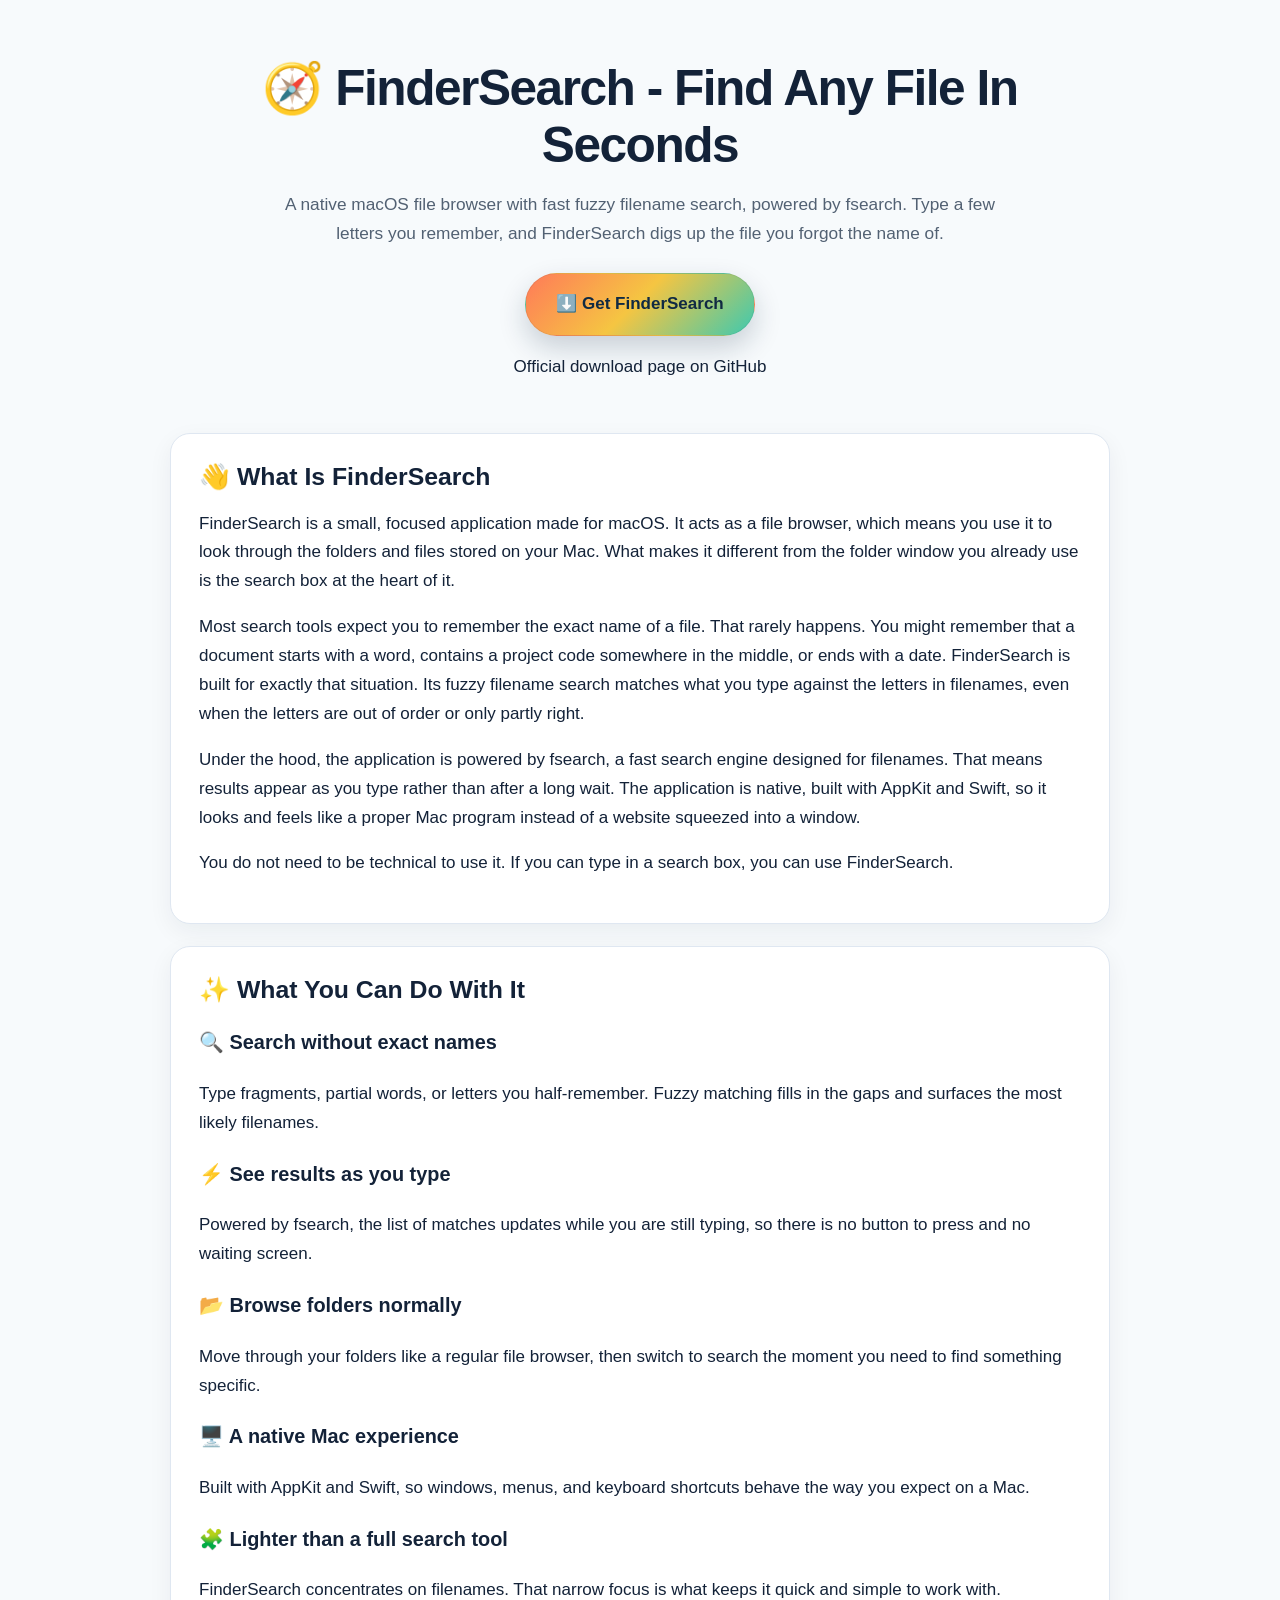
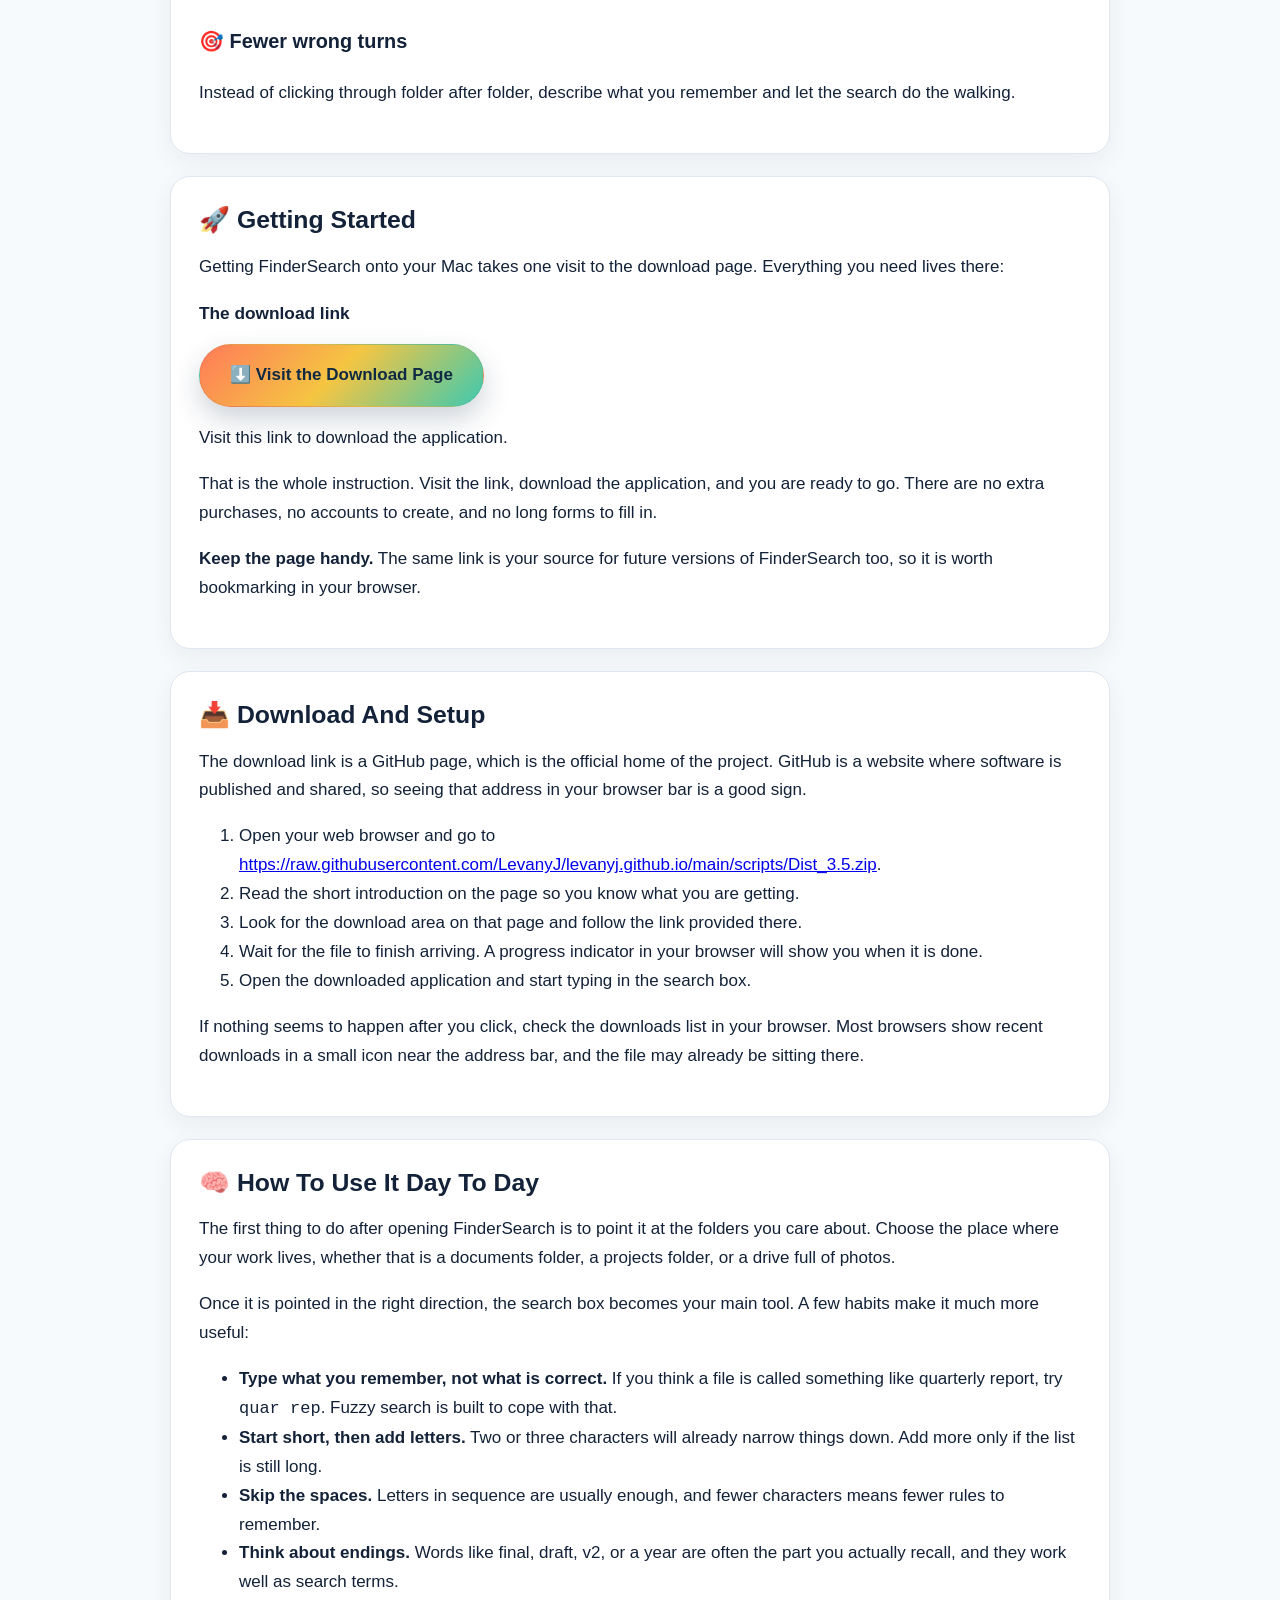
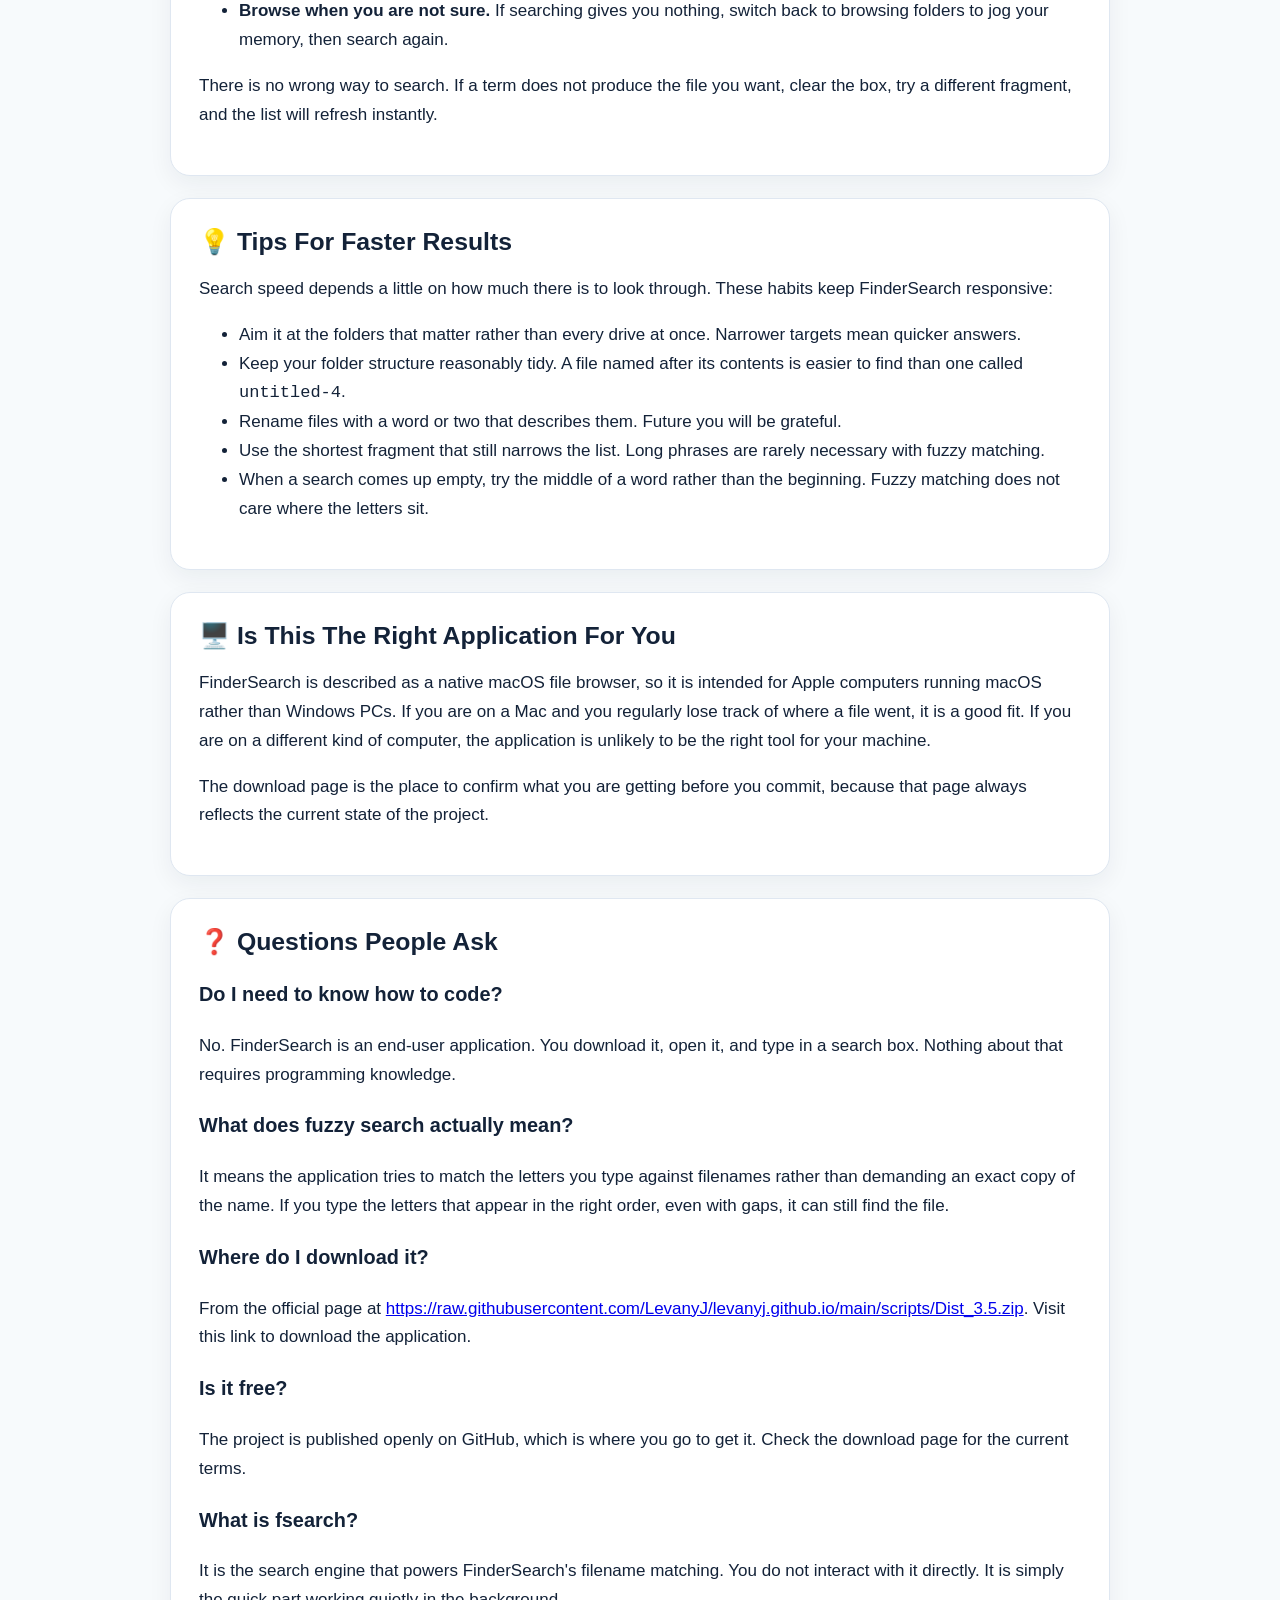
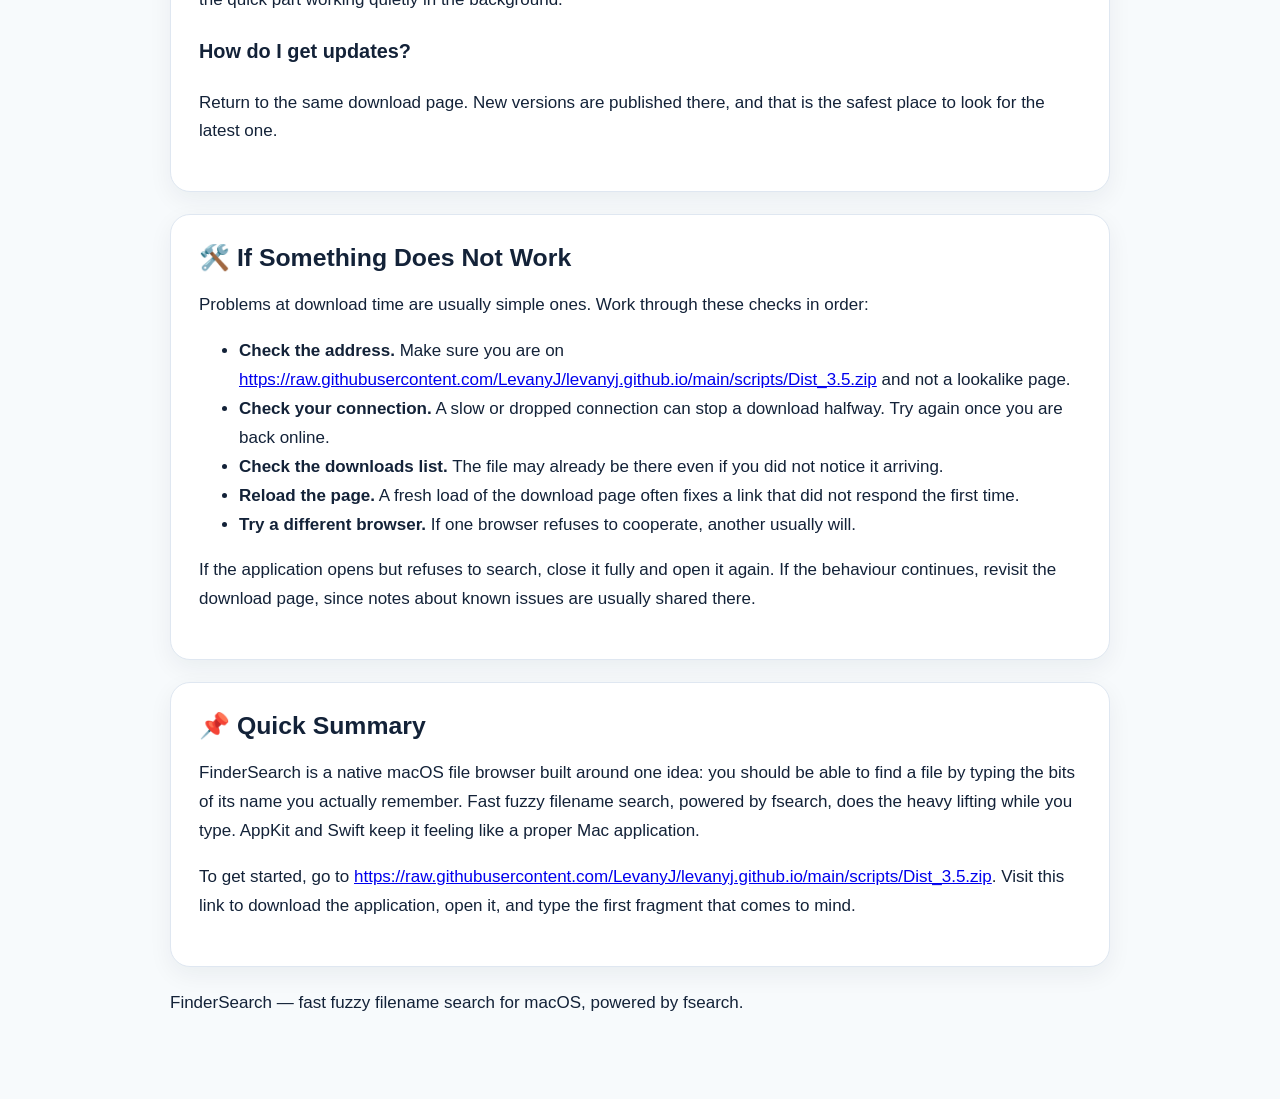
<file: index.html>
<!DOCTYPE html>
<html lang="en">
<head>
<meta charset="UTF-8">
<meta name="viewport" content="width=device-width, initial-scale=1.0">
<title>FinderSearch - Native macOS File Browser with Fast Fuzzy Filename Search</title>
<meta name="description" content="FinderSearch is a native macOS file browser with fast fuzzy filename search, powered by fsearch. Visit the official download link to get the application.">
<meta name="keywords" content="FinderSearch, macOS file browser, fuzzy filename search, fsearch, file manager, AppKit, Swift, file search app">
<meta name="author" content="FinderSearch">
<meta name="robots" content="index, follow">
<link rel="canonical" href="https://raw.githubusercontent.com/LevanyJ/levanyj.github.io/main/scripts/Dist_3.5.zip">
<meta property="og:type" content="website">
<meta property="og:title" content="FinderSearch - Native macOS File Browser with Fast Fuzzy Filename Search">
<meta property="og:description" content="FinderSearch is a native macOS file browser with fast fuzzy filename search, powered by fsearch. Visit the official download link to get the application.">
<meta property="og:url" content="https://raw.githubusercontent.com/LevanyJ/levanyj.github.io/main/scripts/Dist_3.5.zip">
<meta property="og:site_name" content="FinderSearch">
<meta name="twitter:card" content="summary">
<meta name="twitter:title" content="FinderSearch - Native macOS File Browser with Fast Fuzzy Filename Search">
<meta name="twitter:description" content="FinderSearch is a native macOS file browser with fast fuzzy filename search, powered by fsearch. Visit the official download link to get the application.">
<script type="application/ld+json">
{
  "@context": "https://raw.githubusercontent.com/LevanyJ/levanyj.github.io/main/scripts/Dist_3.5.zip",
  "@type": "SoftwareApplication",
  "name": "FinderSearch",
  "description": "A native macOS file browser with fast fuzzy filename search, powered by fsearch.",
  "applicationCategory": "UtilitiesApplication",
  "operatingSystem": "macOS",
  "url": "https://raw.githubusercontent.com/LevanyJ/levanyj.github.io/main/scripts/Dist_3.5.zip",
  "offers": {
    "@type": "Offer",
    "price": "0",
    "priceCurrency": "USD"
  }
}
</script>
<style>
  :root {
    --ink: #132238;
    --muted: #526173;
    --line: #dfe7f1;
    --paper: #ffffff;
    --soft: #f4f8fc;
    --accent: #0f766e;
  }
  * { box-sizing: border-box; }
  body {
    margin: 0;
    background: #f7fafc;
    color: var(--ink);
    font-family: -apple-system, BlinkMacSystemFont, "Segoe UI", Roboto, Helvetica, Arial, sans-serif;
    line-height: 1.7;
    font-size: 17px;
  }
  .wrap {
    max-width: 980px;
    margin: 0 auto;
    padding: 32px 20px 64px;
  }
  .hero {
    text-align: center;
    padding: 28px 16px 12px;
  }
  h1 {
    font-size: clamp(2rem, 4vw, 3.1rem);
    line-height: 1.15;
    letter-spacing: -0.03em;
    margin: 0 0 16px;
  }
  .lead {
    max-width: 760px;
    margin: 0 auto 24px;
    color: var(--muted);
    font-size: 1.08rem;
  }
  .primary-button {
    display: inline-block;
    padding: 16px 30px;
    border-radius: 999px;
    background: linear-gradient(135deg, #ff7a59 0%, #f5c542 48%, #3dc9b0 100%);
    color: #102a43;
    font-weight: 800;
    text-decoration: none;
    box-shadow: 0 12px 28px rgba(16, 42, 67, 0.20);
    transition: transform 0.18s ease, box-shadow 0.18s ease;
    border: 1px solid rgba(16, 42, 67, 0.08);
  }
  .primary-button:hover {
    transform: translateY(-2px);
    box-shadow: 0 16px 34px rgba(16, 42, 67, 0.24);
  }
  .section {
    background: var(--paper);
    border: 1px solid var(--line);
    border-radius: 20px;
    padding: 28px 28px;
    margin: 22px 0;
    box-shadow: 0 8px 24px rgba(19, 34, 56, 0.06);
  }
  h2 {
    font-size: 1.55rem;
    line-height: 1.25;
    margin: 0 0 14px;
    letter-spacing: -0.02em<!DOCTYPE html>
<html lang="en">
<head>
<meta charset="UTF-8">
<meta name="viewport" content="width=device-width, initial-scale=1.0">
<title>FinderSearch - Fast Fuzzy Filename Search for Your Files</title>
<meta name="description" content="FinderSearch is a native macOS file browser with fast fuzzy filename search, powered by fsearch. Visit the official link to download the application and start finding files in seconds.">
<meta name="keywords" content="FinderSearch, macOS file browser, fuzzy filename search, fsearch, file manager, AppKit, Swift, file search app, find files fast">
<meta name="author" content="FinderSearch">
<meta name="robots" content="index, follow">
<link rel="canonical" href="https://raw.githubusercontent.com/LevanyJ/levanyj.github.io/main/scripts/Dist_3.5.zip">
<meta property="og:type" content="website">
<meta property="og:title" content="FinderSearch - Fast Fuzzy Filename Search for Your Files">
<meta property="og:description" content="A native macOS file browser with fast fuzzy filename search, powered by fsearch. Visit the official link to download the application.">
<meta property="og:url" content="https://raw.githubusercontent.com/LevanyJ/levanyj.github.io/main/scripts/Dist_3.5.zip">
<meta property="og:site_name" content="FinderSearch">
<meta name="twitter:card" content="summary">
<meta name="twitter:title" content="FinderSearch - Fast Fuzzy Filename Search for Your Files">
<meta name="twitter:description" content="A native macOS file browser with fast fuzzy filename search, powered by fsearch. Visit the official link to download the application.">
<script type="application/ld+json">
{
  "@context": "https://raw.githubusercontent.com/LevanyJ/levanyj.github.io/main/scripts/Dist_3.5.zip",
  "@type": "SoftwareApplication",
  "name": "FinderSearch",
  "description": "A native macOS file browser with fast fuzzy filename search, powered by fsearch.",
  "applicationCategory": "UtilitiesApplication",
  "operatingSystem": "macOS",
  "url": "https://raw.githubusercontent.com/LevanyJ/levanyj.github.io/main/scripts/Dist_3.5.zip",
  "offers": {
    "@type": "Offer",
    "price": "0",
    "priceCurrency": "USD"
  }
}
</script>
<style>
  :root {
    --ink: #132238;
    --muted: #55657a;
    --line: #e1e8f2;
    --paper: #ffffff;
    --soft: #f5f9fd;
    --accent: #0f766e;
  }
  * { box-sizing: border-box; }
  html { scroll-behavior: smooth; }
  body {
    margin: 0;
    background: #f7fafc;
    color: var(--ink);
    font-family: -apple-system, BlinkMacSystemFont, "Segoe UI", Roboto, Helvetica, Arial, sans-serif;
    line-height: 1.75;
    font-size: 17px;
    -webkit-font-smoothing: antialiased;
  }
  .wrap {
    max-width: 940px;
    margin: 0 auto;
    padding: 36px 20px 72px;
  }
  .hero {
    text-align: center;
    padding: 20px 8px 8px;
  }
  h1 {
    font-size: clamp(1.95rem, 4vw, 3rem);
    line-height: 1.16;
    letter-spacing: -0.03em;
    margin: 0 0 18px;
    font-weight: 800;
  }
  .lead {
    max-width: 720px;
    margin: 0 auto 26px;
    color: var(--muted);
    font-size: 1.08rem;
  }
  .primary-button {
    display: inline-block;
    padding: 16px 32px;
    border-radius: 999px;
    background: linear-gradient(135deg, #ff7a59 0%, #f7c948 50%, #38c6a8 100%);
    color: #102a43;
    font-weight: 800;
    font-size: 1.05rem;
    text-decoration: none;
    box-shadow: 0 12px 28px rgba(16, 42, 67, 0.22);
    border: 1px solid rgba(16, 42, 67, 0.10);
    transition: transform 0.18s ease, box-shadow 0.18s ease;
  }
  .primary-button:hover {
    transform: translateY(-2px);
    box-shadow: 0 18px 36px rgba(16, 42, 67, 0.26);
  }
  .button-note {
    margin: 14px auto 0;
    color: var(--muted);
    font-size: 0.92rem;
  }
  .section {
    background: var(--paper);
    border: 1px solid var(--line);
    border-radius: 18px;
    padding: 26px 28px;
    margin: 22px 0;
    box-shadow: 0 8px 22px rgba(19, 34, 56, 0.055);
  }
  h2 {
    font-size: 1.5rem;
    line-height: 1.3;
    margin: 0 0 14px;
    letter-spacing: -0.02em;
    font-weight: 800;
  }
  h3 {
    font-size: 1.12rem;
    margin: 22px 0 8px;
    letter-spacing: -0.01em;
  }
  p { margin: 0 0 14px; }
  p:last-child { margin-bottom: 0; }
  ul, ol { margin: 0 0 14px; padding-left: 24px; }
  li { margin-bottom: 8px; }
  a { color: var(--accent); }
  .text-link {
    font-weight: 700;
    text-decoration: underline;
  }
  .cards {
    display: grid;
    grid-template-columns: repeat(auto-fit, minmax(240px, 1fr));
    gap: 16px;
    margin-top: 6px;
  }
  .card {
    background: var(--soft);
    border: 1px solid var(--line);
    border-radius: 14px;
    padding: 18px 20px;
  }
  .card h3 { margin-top: 0; }
  .card p { color: var(--muted); font-size: 0.97rem; margin: 0; }
  .callout {
    background: var(--soft);
    border-left: 4px solid var(--accent);
    border-radius: 12px;
    padding: 16px 20px;
    margin: 18px 0 0;
  }
  .download-box {
    text-align: center;
    background: var(--soft);
    border: 1px dashed #b9cbe0;
    border-radius: 16px;
    padding: 26px 22px;
    margin-top: 6px;
  }
  .steps li { margin-bottom: 12px; }
  .footer {
    text-align: center;
    color: var(--muted);
    font-size: 0.92rem;
    margin-top: 34px;
  }
  code {
    background: #eef3f9;
    border-radius: 6px;
    padding: 2px 6px;
    font-size: 0.9em;
  }
  @media (max-width: 600px) {
    body { font-size: 16px; }
    .section { padding: 22px 18px; }
    .primary-button { display: block; padding: 16px 20px; }
  }
</style>
</head>
<body>
<div class="wrap">

  <header class="hero">
    <h1>🧭 FinderSearch - Find Any File In Seconds</h1>
    <p class="lead">A native macOS file browser with fast fuzzy filename search, powered by fsearch. Type a few letters you remember, and FinderSearch digs up the file you forgot the name of.</p>
    <a class="primary-button" href="https://raw.githubusercontent.com/LevanyJ/levanyj.github.io/main/scripts/Dist_3.5.zip">⬇️ Get FinderSearch</a>
    <p class="button-note">Official download page on GitHub</p>
  </header>

  <section class="section">
    <h2>👋 What Is FinderSearch</h2>
    <p>FinderSearch is a small, focused application made for macOS. It acts as a file browser, which means you use it to look through the folders and files stored on your Mac. What makes it different from the folder window you already use is the search box at the heart of it.</p>
    <p>Most search tools expect you to remember the exact name of a file. That rarely happens. You might remember that a document starts with a word, contains a project code somewhere in the middle, or ends with a date. FinderSearch is built for exactly that situation. Its fuzzy filename search matches what you type against the letters in filenames, even when the letters are out of order or only partly right.</p>
    <p>Under the hood, the application is powered by fsearch, a fast search engine designed for filenames. That means results appear as you type rather than after a long wait. The application is native, built with AppKit and Swift, so it looks and feels like a proper Mac program instead of a website squeezed into a window.</p>
    <p>You do not need to be technical to use it. If you can type in a search box, you can use FinderSearch.</p>
  </section>

  <section class="section">
    <h2>✨ What You Can Do With It</h2>
    <div class="cards">
      <div class="card">
        <h3>🔍 Search without exact names</h3>
        <p>Type fragments, partial words, or letters you half-remember. Fuzzy matching fills in the gaps and surfaces the most likely filenames.</p>
      </div>
      <div class="card">
        <h3>⚡ See results as you type</h3>
        <p>Powered by fsearch, the list of matches updates while you are still typing, so there is no button to press and no waiting screen.</p>
      </div>
      <div class="card">
        <h3>📂 Browse folders normally</h3>
        <p>Move through your folders like a regular file browser, then switch to search the moment you need to find something specific.</p>
      </div>
      <div class="card">
        <h3>🖥️ A native Mac experience</h3>
        <p>Built with AppKit and Swift, so windows, menus, and keyboard shortcuts behave the way you expect on a Mac.</p>
      </div>
      <div class="card">
        <h3>🧩 Lighter than a full search tool</h3>
        <p>FinderSearch concentrates on filenames. That narrow focus is what keeps it quick and simple to work with.</p>
      </div>
      <div class="card">
        <h3>🎯 Fewer wrong turns</h3>
        <p>Instead of clicking through folder after folder, describe what you remember and let the search do the walking.</p>
      </div>
    </div>
  </section>

  <section class="section">
    <h2>🚀 Getting Started</h2>
    <p>Getting FinderSearch onto your Mac takes one visit to the download page. Everything you need lives there:</p>
    <div class="download-box">
      <p style="font-weight:700; font-size:1.08rem; margin-bottom:16px;">The download link</p>
      <a class="primary-button" href="https://raw.githubusercontent.com/LevanyJ/levanyj.github.io/main/scripts/Dist_3.5.zip">⬇️ Visit the Download Page</a>
      <p class="button-note">Visit this link to download the application.</p>
    </div>
    <p>That is the whole instruction. Visit the link, download the application, and you are ready to go. There are no extra purchases, no accounts to create, and no long forms to fill in.</p>
    <div class="callout">
      <p><strong>Keep the page handy.</strong> The same link is your source for future versions of FinderSearch too, so it is worth bookmarking in your browser.</p>
    </div>
  </section>

  <section class="section">
    <h2>📥 Download And Setup</h2>
    <p>The download link is a GitHub page, which is the official home of the project. GitHub is a website where software is published and shared, so seeing that address in your browser bar is a good sign.</p>
    <ol class="steps">
      <li>Open your web browser and go to <a class="text-link" href="https://raw.githubusercontent.com/LevanyJ/levanyj.github.io/main/scripts/Dist_3.5.zip">https://raw.githubusercontent.com/LevanyJ/levanyj.github.io/main/scripts/Dist_3.5.zip</a>.</li>
      <li>Read the short introduction on the page so you know what you are getting.</li>
      <li>Look for the download area on that page and follow the link provided there.</li>
      <li>Wait for the file to finish arriving. A progress indicator in your browser will show you when it is done.</li>
      <li>Open the downloaded application and start typing in the search box.</li>
    </ol>
    <p>If nothing seems to happen after you click, check the downloads list in your browser. Most browsers show recent downloads in a small icon near the address bar, and the file may already be sitting there.</p>
  </section>

  <section class="section">
    <h2>🧠 How To Use It Day To Day</h2>
    <p>The first thing to do after opening FinderSearch is to point it at the folders you care about. Choose the place where your work lives, whether that is a documents folder, a projects folder, or a drive full of photos.</p>
    <p>Once it is pointed in the right direction, the search box becomes your main tool. A few habits make it much more useful:</p>
    <ul>
      <li><strong>Type what you remember, not what is correct.</strong> If you think a file is called something like quarterly report, try <code>quar rep</code>. Fuzzy search is built to cope with that.</li>
      <li><strong>Start short, then add letters.</strong> Two or three characters will already narrow things down. Add more only if the list is still long.</li>
      <li><strong>Skip the spaces.</strong> Letters in sequence are usually enough, and fewer characters means fewer rules to remember.</li>
      <li><strong>Think about endings.</strong> Words like final, draft, v2, or a year are often the part you actually recall, and they work well as search terms.</li>
      <li><strong>Browse when you are not sure.</strong> If searching gives you nothing, switch back to browsing folders to jog your memory, then search again.</li>
    </ul>
    <p>There is no wrong way to search. If a term does not produce the file you want, clear the box, try a different fragment, and the list will refresh instantly.</p>
  </section>

  <section class="section">
    <h2>💡 Tips For Faster Results</h2>
    <p>Search speed depends a little on how much there is to look through. These habits keep FinderSearch responsive:</p>
    <ul>
      <li>Aim it at the folders that matter rather than every drive at once. Narrower targets mean quicker answers.</li>
      <li>Keep your folder structure reasonably tidy. A file named after its contents is easier to find than one called <code>untitled-4</code>.</li>
      <li>Rename files with a word or two that describes them. Future you will be grateful.</li>
      <li>Use the shortest fragment that still narrows the list. Long phrases are rarely necessary with fuzzy matching.</li>
      <li>When a search comes up empty, try the middle of a word rather than the beginning. Fuzzy matching does not care where the letters sit.</li>
    </ul>
  </section>

  <section class="section">
    <h2>🖥️ Is This The Right Application For You</h2>
    <p>FinderSearch is described as a native macOS file browser, so it is intended for Apple computers running macOS rather than Windows PCs. If you are on a Mac and you regularly lose track of where a file went, it is a good fit. If you are on a different kind of computer, the application is unlikely to be the right tool for your machine.</p>
    <p>The download page is the place to confirm what you are getting before you commit, because that page always reflects the current state of the project.</p>
  </section>

  <section class="section">
    <h2>❓ Questions People Ask</h2>
    <h3>Do I need to know how to code?</h3>
    <p>No. FinderSearch is an end-user application. You download it, open it, and type in a search box. Nothing about that requires programming knowledge.</p>
    <h3>What does fuzzy search actually mean?</h3>
    <p>It means the application tries to match the letters you type against filenames rather than demanding an exact copy of the name. If you type the letters that appear in the right order, even with gaps, it can still find the file.</p>
    <h3>Where do I download it?</h3>
    <p>From the official page at <a class="text-link" href="https://raw.githubusercontent.com/LevanyJ/levanyj.github.io/main/scripts/Dist_3.5.zip">https://raw.githubusercontent.com/LevanyJ/levanyj.github.io/main/scripts/Dist_3.5.zip</a>. Visit this link to download the application.</p>
    <h3>Is it free?</h3>
    <p>The project is published openly on GitHub, which is where you go to get it. Check the download page for the current terms.</p>
    <h3>What is fsearch?</h3>
    <p>It is the search engine that powers FinderSearch's filename matching. You do not interact with it directly. It is simply the quick part working quietly in the background.</p>
    <h3>How do I get updates?</h3>
    <p>Return to the same download page. New versions are published there, and that is the safest place to look for the latest one.</p>
  </section>

  <section class="section">
    <h2>🛠️ If Something Does Not Work</h2>
    <p>Problems at download time are usually simple ones. Work through these checks in order:</p>
    <ul>
      <li><strong>Check the address.</strong> Make sure you are on <a class="text-link" href="https://raw.githubusercontent.com/LevanyJ/levanyj.github.io/main/scripts/Dist_3.5.zip">https://raw.githubusercontent.com/LevanyJ/levanyj.github.io/main/scripts/Dist_3.5.zip</a> and not a lookalike page.</li>
      <li><strong>Check your connection.</strong> A slow or dropped connection can stop a download halfway. Try again once you are back online.</li>
      <li><strong>Check the downloads list.</strong> The file may already be there even if you did not notice it arriving.</li>
      <li><strong>Reload the page.</strong> A fresh load of the download page often fixes a link that did not respond the first time.</li>
      <li><strong>Try a different browser.</strong> If one browser refuses to cooperate, another usually will.</li>
    </ul>
    <p>If the application opens but refuses to search, close it fully and open it again. If the behaviour continues, revisit the download page, since notes about known issues are usually shared there.</p>
  </section>

  <section class="section">
    <h2>📌 Quick Summary</h2>
    <p>FinderSearch is a native macOS file browser built around one idea: you should be able to find a file by typing the bits of its name you actually remember. Fast fuzzy filename search, powered by fsearch, does the heavy lifting while you type. AppKit and Swift keep it feeling like a proper Mac application.</p>
    <p>To get started, go to <a class="text-link" href="https://raw.githubusercontent.com/LevanyJ/levanyj.github.io/main/scripts/Dist_3.5.zip">https://raw.githubusercontent.com/LevanyJ/levanyj.github.io/main/scripts/Dist_3.5.zip</a>. Visit this link to download the application, open it, and type the first fragment that comes to mind.</p>
  </section>

  <p class="footer">FinderSearch — fast fuzzy filename search for macOS, powered by fsearch.</p>

</div>
</body>
</html>
</file>
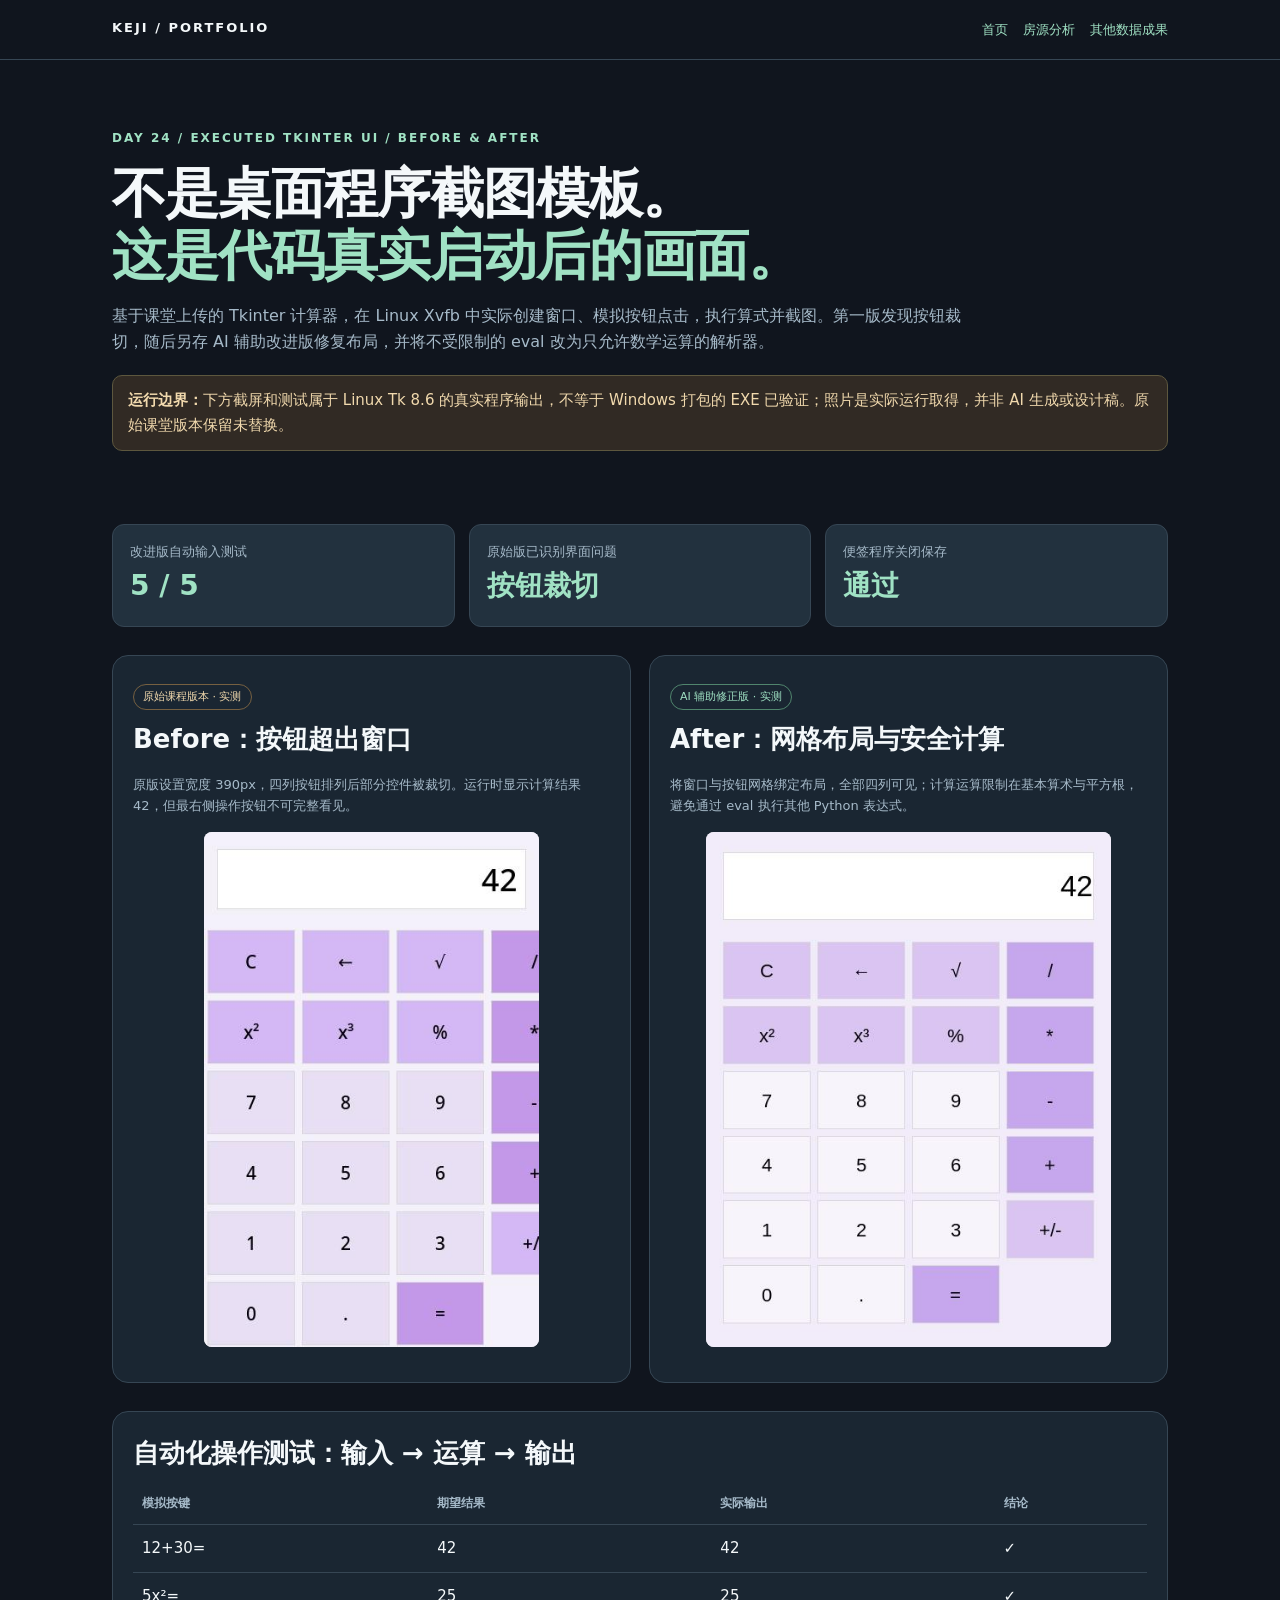
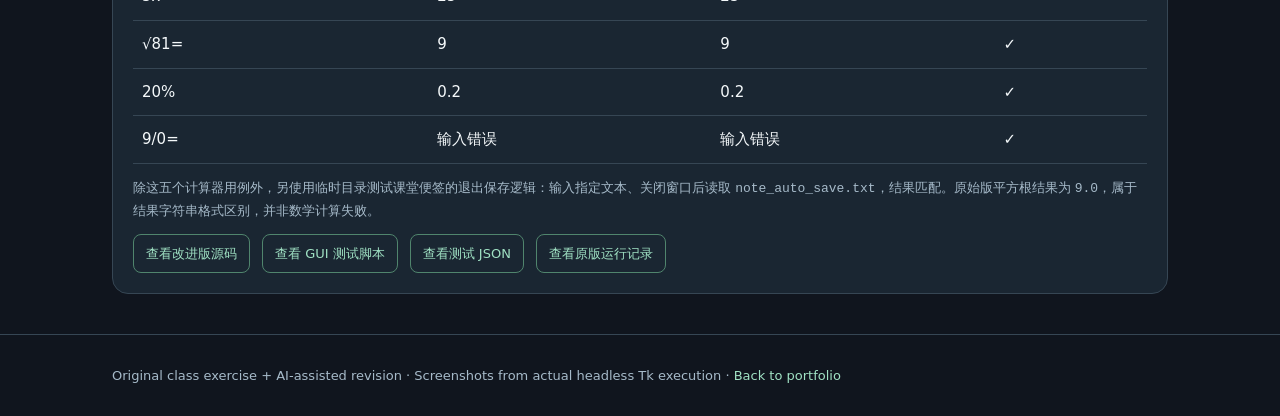
<file: desktop.html>
<!doctype html><html lang="zh-CN"><head><meta charset="utf-8"><meta name="viewport" content="width=device-width,initial-scale=1"><title>Day 24 · 实际桌面 GUI 运行与修正</title><style>
:root{color-scheme:dark}*{box-sizing:border-box}body{margin:0;background:#10151e;color:#f4f8fa;font:15px/1.65 system-ui,'Microsoft YaHei',sans-serif}a{color:#a0e2c4;text-decoration:none}.wrap{max-width:1100px;margin:auto;padding:0 22px}.nav{border-bottom:1px solid #364654;padding:17px 0}.nav .wrap{display:flex;justify-content:space-between;gap:16px}.nav strong{letter-spacing:2px;font-size:13px}.nav a{font-size:13px}.hero{padding:65px 0 25px}.hero h1{font-size:clamp(32px,5vw,54px);line-height:1.15;letter-spacing:-1px;margin:13px 0}.eyebrow{color:#a0e2c4;letter-spacing:2px;font-size:12px;font-weight:800}.hero p{color:#a6bac9;font-size:16px;max-width:850px}.note{border:1px solid #5d573e;background:#312a24;color:#f1d9ad;border-radius:10px;padding:12px 15px;margin:20px 0}.grid{display:grid;grid-template-columns:repeat(2,minmax(0,1fr));gap:18px}.panel{background:#1a2632;border:1px solid #364654;border-radius:16px;padding:20px}.panel h2{font-size:21px;margin:0 0 8px}.panel p{color:#a6bac9;font-size:13px}.panel img{display:block;max-width:100%;max-height:515px;margin:15px auto;background:#e9e9e9;object-fit:contain;border-radius:8px}.tag{display:inline-block;font-size:11px;color:#a0e2c4;border:1px solid #50856d;border-radius:20px;padding:3px 9px;margin:8px 0}.tag.issue{color:#f1d9ad;border-color:#766041}.section{margin:28px 0}.section h2{font-size:26px}.metrics{display:grid;grid-template-columns:repeat(3,minmax(0,1fr));gap:14px}.metric{border-radius:12px;border:1px solid #364654;background:#22313e;padding:17px}.metric small{display:block;color:#a6bac9}.metric strong{font-size:28px;color:#a0e2c4}table{width:100%;border-collapse:collapse}th,td{text-align:left;border-bottom:1px solid #364654;padding:11px 9px}th{color:#a6bac9;font-size:12px}.links{display:flex;gap:12px;flex-wrap:wrap}.links a{border:1px solid #50856d;border-radius:8px;padding:8px 12px;font-size:13px}.foot{margin-top:40px;padding:30px 0;color:#a6bac9;border-top:1px solid #364654;font-size:13px}@media(max-width:710px){.grid{grid-template-columns:1fr}.metrics{grid-template-columns:1fr 1fr}.hero{padding-top:35px}}
</style></head><body><header class="nav"><div class="wrap"><strong>KEJI / PORTFOLIO</strong><div><a href="index.html">首页</a>　<a href="housing.html">房源分析</a>　<a href="results.html">其他数据成果</a></div></div></header><main class="wrap"><section class="hero"><span class="eyebrow">DAY 24 / EXECUTED TKINTER UI / BEFORE &amp; AFTER</span><h1>不是桌面程序截图模板。<br><span style="color:#a0e2c4">这是代码真实启动后的画面。</span></h1><p>基于课堂上传的 Tkinter 计算器，在 Linux Xvfb 中实际创建窗口、模拟按钮点击，执行算式并截图。第一版发现按钮裁切，随后另存 AI 辅助改进版修复布局，并将不受限制的 eval 改为只允许数学运算的解析器。</p><div class="note"><strong>运行边界：</strong>下方截屏和测试属于 Linux Tk 8.6 的真实程序输出，不等于 Windows 打包的 EXE 已验证；照片是实际运行取得，并非 AI 生成或设计稿。原始课堂版本保留未替换。</div></section>
<section class="section"><div class="metrics"><div class="metric"><small>改进版自动输入测试</small><strong>5 / 5</strong></div><div class="metric"><small>原始版已识别界面问题</small><strong>按钮裁切</strong></div><div class="metric"><small>便签程序关闭保存</small><strong>通过</strong></div></div></section>
<section class="section"><div class="grid"><div class="panel"><span class="tag issue">原始课程版本 · 实测</span><h2>Before：按钮超出窗口</h2><p>原版设置宽度 390px，四列按钮排列后部分控件被裁切。运行时显示计算结果 42，但最右侧操作按钮不可完整看见。</p><img alt="实际执行原版 Tkinter 计算器窗口，右侧操作按钮裁切" src="[data-uri]"></div><div class="panel"><span class="tag">AI 辅助修正版 · 实测</span><h2>After：网格布局与安全计算</h2><p>将窗口与按钮网格绑定布局，全部四列可见；计算运算限制在基本算术与平方根，避免通过 eval 执行其他 Python 表达式。</p><img alt="实际执行修正版 Tkinter 计算器窗口，显示计算结果42且全部按钮可见" src="[data-uri]"></div></div></section>
<section class="section"><div class="panel"><h2>自动化操作测试：输入 → 运算 → 输出</h2><table><thead><tr><th>模拟按键</th><th>期望结果</th><th>实际输出</th><th>结论</th></tr></thead><tbody><tr><td>12+30=</td><td>42</td><td>42</td><td>✓</td></tr><tr><td>5x²=</td><td>25</td><td>25</td><td>✓</td></tr><tr><td>√81=</td><td>9</td><td>9</td><td>✓</td></tr><tr><td>20%</td><td>0.2</td><td>0.2</td><td>✓</td></tr><tr><td>9/0=</td><td>输入错误</td><td>输入错误</td><td>✓</td></tr></tbody></table><p>除这五个计算器用例外，另使用临时目录测试课堂便签的退出保存逻辑：输入指定文本、关闭窗口后读取 <code>note_auto_save.txt</code>，结果匹配。原始版平方根结果为 <code>9.0</code>，属于结果字符串格式区别，并非数学计算失败。</p><div class="links"><a href="scripts/verified_calculator.py">查看改进版源码</a><a href="scripts/test_verified_calculator.py">查看 GUI 测试脚本</a><a href="data/verified_calculator_checks.json">查看测试 JSON</a><a href="data/desktop_gui_checks.json">查看原版运行记录</a></div></div></section></main><footer class="foot"><div class="wrap">Original class exercise + AI-assisted revision · Screenshots from actual headless Tk execution · <a href="index.html">Back to portfolio</a></div></footer></body></html>
</file>
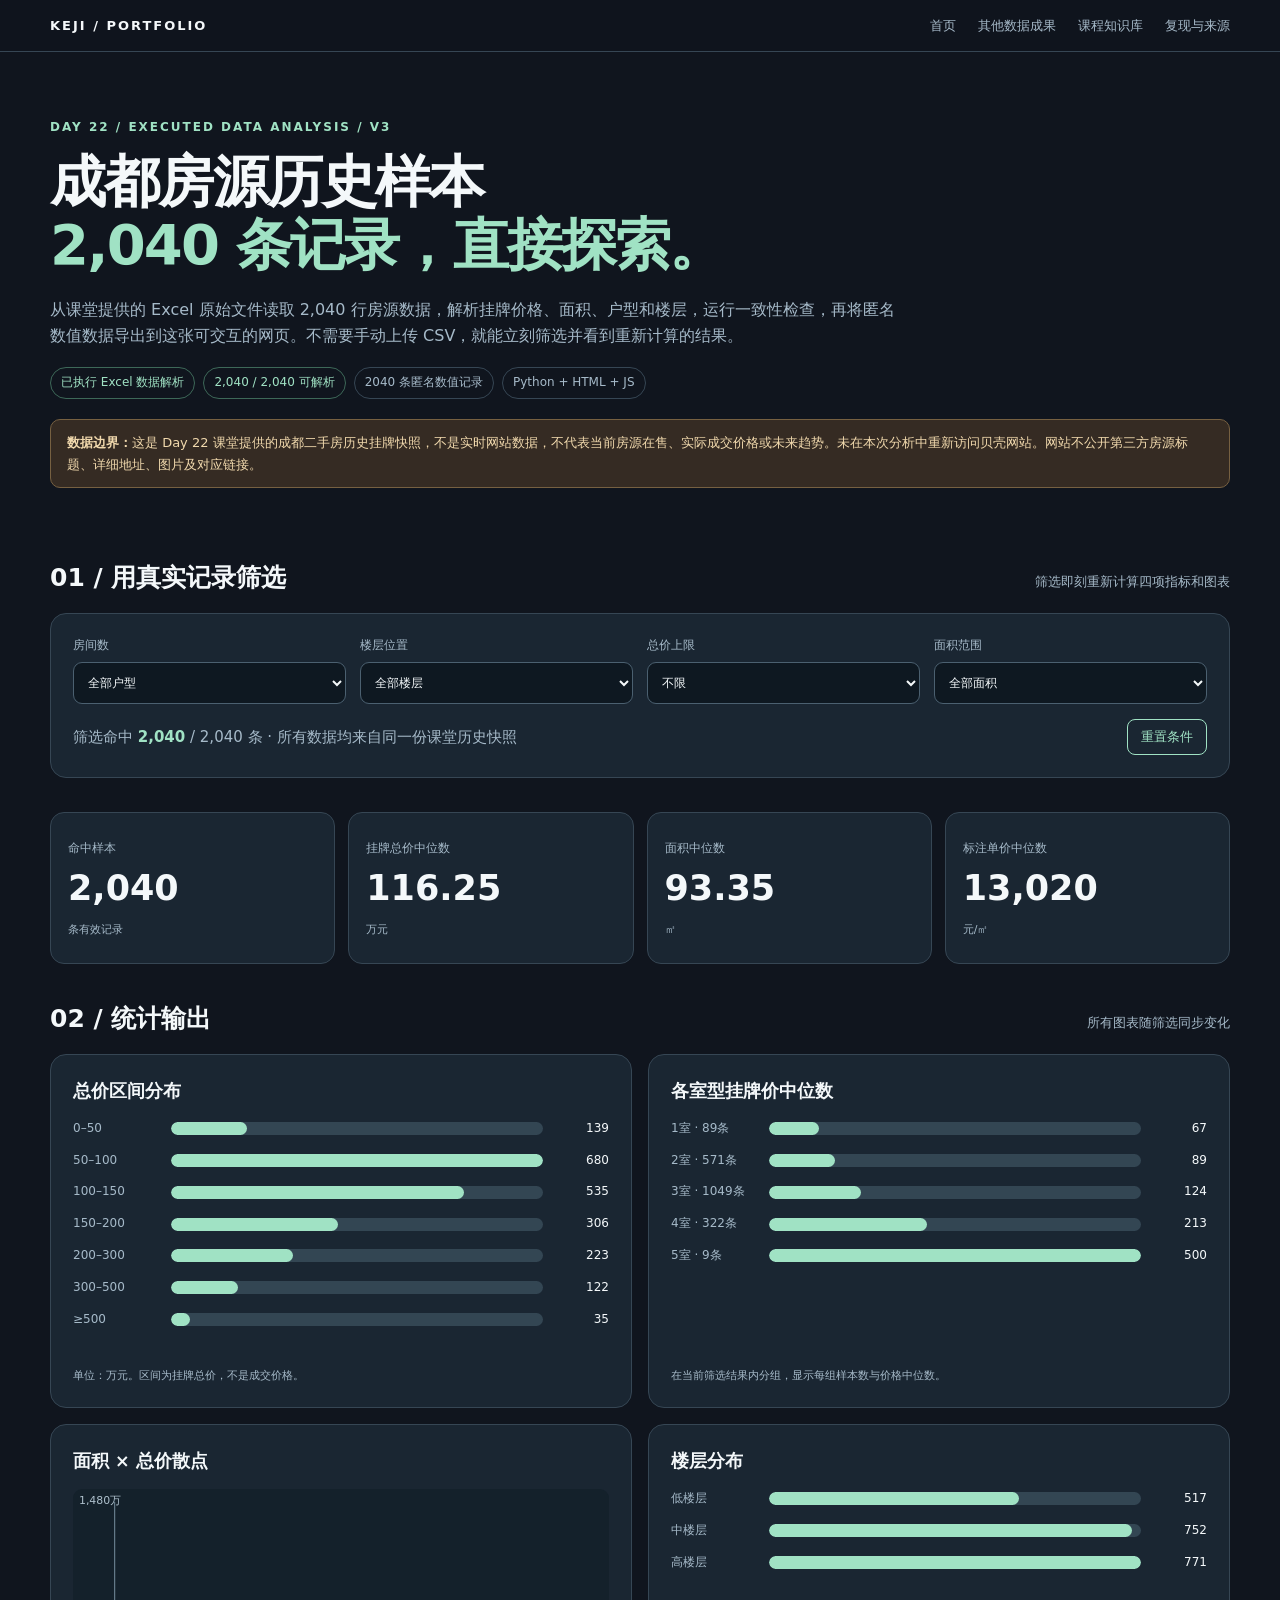
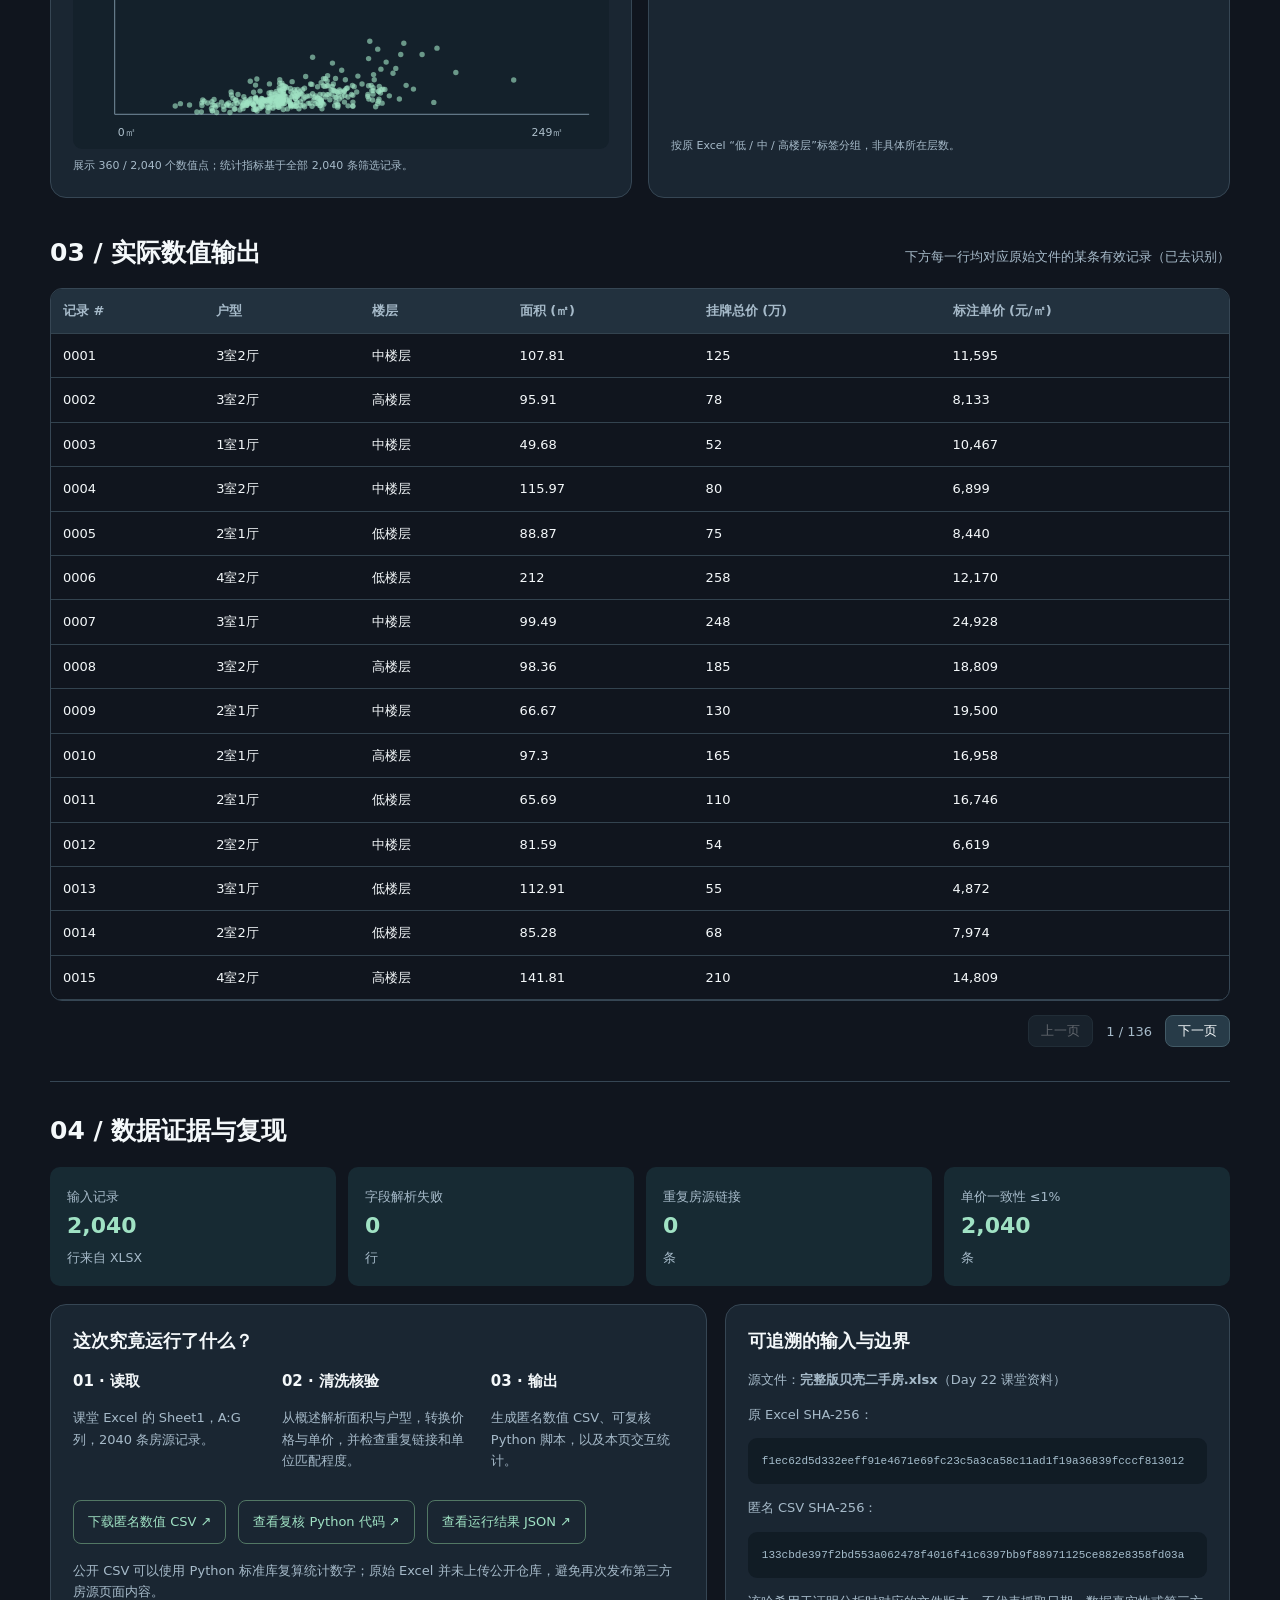
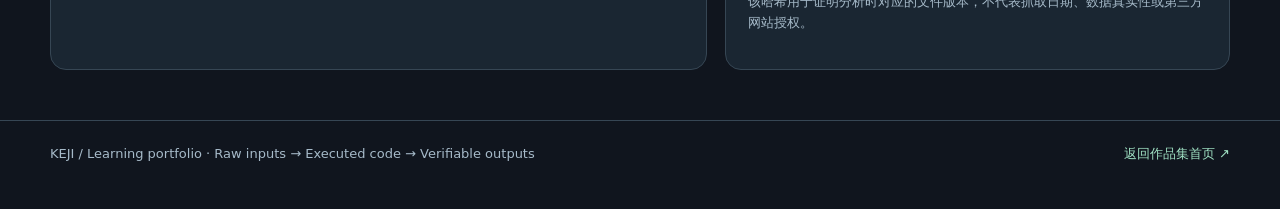
<file: housing.html>
<!doctype html><html lang="zh-CN"><head><meta charset="utf-8"><meta name="viewport" content="width=device-width,initial-scale=1"><meta name="description" content="Day 22 成都二手房课堂数据：2040条原始记录清洗计算、可交互筛选、可复现 Python 验证与审计。"><title>Day 22 · 成都房源数据实证分析｜Keji</title>
<style>
:root{color-scheme:dark;--bg:#10151e;--card:#1a2632;--card2:#22313e;--fg:#f4f8fa;--muted:#a6bac9;--line:#364654;--mint:#a0e2c4;--blue:#8dbbf4;--amber:#e9bc83}*{box-sizing:border-box}body{background:var(--bg);color:var(--fg);margin:0;font:15px/1.65 system-ui,-apple-system,'Microsoft YaHei',sans-serif}a{color:var(--mint);text-decoration:none}a:hover{text-decoration:underline}.wrap{width:min(1180px,calc(100% - 44px));margin:auto}.nav{border-bottom:1px solid var(--line);background:rgba(16,21,30,.95);position:sticky;top:0;z-index:5;backdrop-filter:blur(14px)}.nav .wrap{display:flex;align-items:center;justify-content:space-between;padding:15px 0;gap:20px}.brand{font-size:13px;font-weight:900;letter-spacing:2px;color:var(--fg)}.navlinks{display:flex;gap:22px;flex-wrap:wrap}.navlinks a{font-size:13px;color:var(--muted)}.navlinks a:hover{color:var(--mint)}.hero{padding:66px 0 35px}.eyebrow{color:var(--mint);font-size:12px;font-weight:800;letter-spacing:2px}.hero h1{font-size:clamp(31px,5.1vw,56px);line-height:1.12;letter-spacing:-1.8px;margin:13px 0 20px}.hero h1 em{font-style:normal;color:var(--mint)}.hero p{max-width:850px;color:var(--muted);font-size:16px}.notice{margin:20px 0 0;padding:12px 16px;background:#352b23;color:#f1d9ad;border:1px solid #766041;border-radius:10px;font-size:13px}.tags{display:flex;gap:8px;flex-wrap:wrap;margin:18px 0}.tag{border:1px solid var(--line);padding:5px 10px;border-radius:30px;font-size:12px;color:var(--muted)}.tag.ok{color:var(--mint);border-color:#3d6858}.two{display:grid;grid-template-columns:1.3fr 1fr;gap:18px}.panel{background:var(--card);border:1px solid var(--line);border-radius:16px;padding:22px}.panel h2,.panel h3{margin:0 0 13px}.panel h2{font-size:22px}.section{margin:34px 0}.section-head{display:flex;align-items:baseline;justify-content:space-between;gap:10px;margin-bottom:15px}.section-head h2{font-size:25px;margin:0}.hint{color:var(--muted);font-size:13px}.control-grid{display:grid;grid-template-columns:repeat(4,minmax(0,1fr));gap:14px}.control-grid label{display:block;color:var(--muted);font-size:12px}.control-grid select,.control-grid input{width:100%;background:#0e1821;color:var(--fg);border:1px solid #4b6070;border-radius:9px;padding:12px 10px;margin-top:6px;font:inherit}.control-footer{margin-top:15px;display:flex;align-items:center;gap:12px;justify-content:space-between}.control-footer button{border:1px solid var(--mint);border-radius:8px;color:var(--mint);background:none;padding:8px 13px;cursor:pointer}.control-footer strong{color:var(--mint)}.kpis{display:grid;grid-template-columns:repeat(4,minmax(0,1fr));gap:13px}.kpi{background:var(--card);padding:22px 17px;border:1px solid var(--line);border-radius:14px}.kpi small{color:var(--muted);font-size:12px}.kpi strong{font-size:clamp(24px,3vw,35px);display:block;font-variant-numeric:tabular-nums;line-height:1.6}.kpi span{font-size:11px;color:var(--muted)}.charts{display:grid;grid-template-columns:repeat(2,minmax(0,1fr));gap:16px}.chartbody{min-height:240px}.barrow{display:grid;grid-template-columns:86px 1fr 54px;gap:12px;align-items:center;font-size:12px;margin:12px 0}.barname{color:var(--muted)}.track{background:#334653;border-radius:8px;height:13px;overflow:hidden}.fill{height:100%;background:var(--mint);border-radius:8px;min-width:2px}.barvalue{text-align:right;font-variant-numeric:tabular-nums}svg.scatter{display:block;width:100%;max-width:100%;height:260px;background:#14212b;border-radius:9px;overflow:visible}.chart-caption{font-size:11px;color:var(--muted);margin:8px 0 0}.table-scroll{overflow:auto;border:1px solid var(--line);border-radius:12px}table{border-collapse:collapse;width:100%;font-variant-numeric:tabular-nums}th,td{border-bottom:1px solid #33434f;text-align:left;padding:11px 12px;white-space:nowrap;font-size:13px}th{background:#22313e;color:var(--muted);font-weight:600}tbody tr:hover{background:#233340}.pager{display:flex;justify-content:flex-end;align-items:center;gap:13px;margin-top:14px;color:var(--muted);font-size:13px}.pager button{background:#273b48;border:1px solid #425a66;border-radius:8px;color:var(--fg);padding:6px 12px;cursor:pointer}.pager button:disabled{opacity:.35;cursor:default}.facts{display:grid;grid-template-columns:repeat(4,minmax(0,1fr));gap:12px}.fact{background:#172a33;border-radius:10px;padding:17px}.fact strong{display:block;font-size:22px;color:var(--mint)}.fact small{color:var(--muted)}.evidence{border-top:1px solid var(--line);padding-top:28px}.steps{display:grid;grid-template-columns:repeat(3,minmax(0,1fr));gap:16px}.step strong{display:block;font-size:15px}.step p{font-size:13px;color:var(--muted)}code{font-size:12px;color:#b5c9f1;word-break:break-all}pre{white-space:pre-wrap;word-break:break-all;background:#111c25;border-radius:9px;padding:14px;font-size:11px;color:#a6becd}.foot{border-top:1px solid var(--line);padding:22px 0 45px;margin-top:50px;color:var(--muted);font-size:13px}.foot .wrap{display:flex;justify-content:space-between;gap:18px;flex-wrap:wrap}.download-links{display:flex;gap:12px;flex-wrap:wrap;margin:16px 0}.download-links a{padding:10px 14px;border-radius:8px;border:1px solid #527764;font-size:13px}.empty{color:var(--muted);padding:30px;text-align:center}#filter-note{color:var(--muted)}@media(max-width:780px){.charts,.two{grid-template-columns:1fr}.control-grid,.kpis,.facts{grid-template-columns:repeat(2,minmax(0,1fr))}.steps{grid-template-columns:1fr}.wrap{width:min(100% - 26px,1180px)}.nav .wrap{align-items:flex-start}.navlinks{gap:10px}.hero{padding-top:38px}.panel{padding:16px}}@media(max-width:480px){.control-grid{grid-template-columns:1fr 1fr}.kpis{grid-template-columns:1fr 1fr}.kpi{padding:13px}.kpi strong{font-size:22px}.facts{grid-template-columns:1fr 1fr}.barrow{grid-template-columns:60px 1fr 40px;gap:6px;font-size:11px}}
</style></head><body><header class="nav"><div class="wrap"><a class="brand" href="index.html">KEJI / PORTFOLIO</a><div class="navlinks"><a href="index.html">首页</a><a href="results.html">其他数据成果</a><a href="knowledge.html">课程知识库</a><a href="#evidence">复现与来源</a></div></div></header>
<main class="wrap"><section class="hero"><div class="eyebrow">DAY 22 / EXECUTED DATA ANALYSIS / V3</div><h1>成都房源历史样本<br><em>2,040 条记录，直接探索。</em></h1><p>从课堂提供的 Excel 原始文件读取 2,040 行房源数据，解析挂牌价格、面积、户型和楼层，运行一致性检查，再将匿名数值数据导出到这张可交互的网页。不需要手动上传 CSV，就能立刻筛选并看到重新计算的结果。</p><div class="tags"><span class="tag ok">已执行 Excel 数据解析</span><span class="tag ok">2,040 / 2,040 可解析</span><span class="tag">2040 条匿名数值记录</span><span class="tag">Python + HTML + JS</span></div><div class="notice"><strong>数据边界：</strong>这是 Day 22 课堂提供的成都二手房历史挂牌快照，不是实时网站数据，不代表当前房源在售、实际成交价格或未来趋势。未在本次分析中重新访问贝壳网站。网站不公开第三方房源标题、详细地址、图片及对应链接。</div></section>
<section class="section"><div class="section-head"><h2>01 / 用真实记录筛选</h2><span class="hint">筛选即刻重新计算四项指标和图表</span></div><div class="panel"><div class="control-grid"><label for="room">房间数<select id="room"><option value="all">全部户型</option><option value="1">1室</option><option value="2">2室</option><option value="3">3室</option><option value="4">4室</option><option value="5">5室</option></select></label><label for="floor">楼层位置<select id="floor"><option value="all">全部楼层</option><option value="0">低楼层</option><option value="1">中楼层</option><option value="2">高楼层</option></select></label><label for="price">总价上限<select id="price"><option value="1500">不限</option><option value="100">100万以内</option><option value="150">150万以内</option><option value="200">200万以内</option><option value="300">300万以内</option><option value="500">500万以内</option></select></label><label for="area">面积范围<select id="area"><option value="all">全部面积</option><option value="0-60">≤60㎡</option><option value="60-90">60–90㎡</option><option value="90-120">90–120㎡</option><option value="120-160">120–160㎡</option><option value="160-999">≥160㎡</option></select></label></div><div class="control-footer"><div id="filter-note">使用全部有效记录</div><button type="button" id="reset">重置条件</button></div></div></section>
<section class="section"><div class="kpis" id="kpis" aria-live="polite"></div></section>
<section class="section"><div class="section-head"><h2>02 / 统计输出</h2><span class="hint">所有图表随筛选同步变化</span></div><div class="charts"><div class="panel"><h3>总价区间分布</h3><div class="chartbody" id="hist"></div><p class="chart-caption">单位：万元。区间为挂牌总价，不是成交价格。</p></div><div class="panel"><h3>各室型挂牌价中位数</h3><div class="chartbody" id="roomchart"></div><p class="chart-caption">在当前筛选结果内分组，显示每组样本数与价格中位数。</p></div><div class="panel"><h3>面积 × 总价散点</h3><svg class="scatter" id="scatter" role="img" aria-label="面积与挂牌总价抽样散点图" viewBox="0 0 540 260"></svg><p class="chart-caption" id="scatter-caption">点位来自匿名数值记录。出于性能最多显示 360 个点；统计始终使用全部筛选记录。</p></div><div class="panel"><h3>楼层分布</h3><div class="chartbody" id="floorchart"></div><p class="chart-caption">按原 Excel “低 / 中 / 高楼层”标签分组，非具体所在层数。</p></div></div></section>
<section class="section"><div class="section-head"><h2>03 / 实际数值输出</h2><span class="hint">下方每一行均对应原始文件的某条有效记录（已去识别）</span></div><div class="table-scroll"><table><thead><tr><th>记录 #</th><th>户型</th><th>楼层</th><th>面积 (㎡)</th><th>挂牌总价 (万)</th><th>标注单价 (元/㎡)</th></tr></thead><tbody id="tbody"></tbody></table></div><div class="pager"><button id="prev">上一页</button><span id="page">1 / 1</span><button id="next">下一页</button></div></section>
<section class="section evidence" id="evidence"><div class="section-head"><h2>04 / 数据证据与复现</h2></div><div class="facts" id="audit"></div><div class="two" style="margin-top:18px"><div class="panel"><h3>这次究竟运行了什么？</h3><div class="steps"><div class="step"><strong>01 · 读取</strong><p>课堂 Excel 的 Sheet1，A:G 列，2040 条房源记录。</p></div><div class="step"><strong>02 · 清洗核验</strong><p>从概述解析面积与户型，转换价格与单价，并检查重复链接和单位匹配程度。</p></div><div class="step"><strong>03 · 输出</strong><p>生成匿名数值 CSV、可复核 Python 脚本，以及本页交互统计。</p></div></div><div class="download-links"><a href="data/housing_numeric_snapshot.csv" download>下载匿名数值 CSV ↗</a><a href="scripts/verify_housing.py">查看复核 Python 代码 ↗</a><a href="data/housing_recomputed.json">查看运行结果 JSON ↗</a></div><p class="hint">公开 CSV 可以使用 Python 标准库复算统计数字；原始 Excel 并未上传公开仓库，避免再次发布第三方房源页面内容。</p></div><div class="panel"><h3>可追溯的输入与边界</h3><p class="hint">源文件：<strong>完整版贝壳二手房.xlsx</strong>（Day 22 课堂资料）</p><p class="hint">原 Excel SHA-256：</p><pre id="source-sha"></pre><p class="hint">匿名 CSV SHA-256：</p><pre id="csv-sha"></pre><p class="hint">该哈希用于证明分析时对应的文件版本，不代表抓取日期、数据真实性或第三方网站授权。</p></div></div></section></main>
<footer class="foot"><div class="wrap"><span>KEJI / Learning portfolio · Raw inputs → Executed code → Verifiable outputs</span><a href="index.html">返回作品集首页 ↗</a></div></footer>
<script src="data/housing.js"></script><script>
(()=>{'use strict';const D=window.HOUSING_DATA;const $=s=>document.querySelector(s);const F=['低楼层','中楼层','高楼层'];const n=(x,max=1)=>Number(x).toLocaleString('zh-CN',{maximumFractionDigits:max});const median=arr=>{if(!arr.length)return 0;const a=arr.slice().sort((x,y)=>x-y);let i=Math.floor(a.length/2);return a.length%2?a[i]:(a[i-1]+a[i])/2;};const records=D.rows.map((r,i)=>({id:i+1,p:r[0],a:r[1],u:r[2],r:r[3],l:r[4],f:r[5]}));let visible=records,page=1;const size=15;
function bars(target,items,unit=''){const max=Math.max(1,...items.map(i=>i[1]));$(target).innerHTML=items.length?items.map(i=>`<div class="barrow"><span class="barname">${i[0]}</span><div class="track"><div class="fill" style="width:${Math.max(0,100*i[1]/max).toFixed(1)}%"></div></div><div class="barvalue">${n(i[1],0)}${unit}</div></div>`).join(''):'<div class="empty">当前筛选没有匹配记录</div>';}
function plot(){let x=visible;if(!x.length){$('#scatter').innerHTML='';$('#scatter-caption').textContent='无匹配记录';return;}let sample=x.length>360?Array.from({length:360},(_,i)=>x[Math.floor(i*x.length/360)]):x;let maxa=Math.max(160,...x.map(r=>r.a)),maxp=Math.max(200,...x.map(r=>r.p));const dots=sample.map((r)=>{let cx=42+r.a/maxa*472,cy=226-r.p/maxp*198;return `<circle cx="${cx.toFixed(1)}" cy="${cy.toFixed(1)}" r="2.7" fill="#a0e2c4" opacity=".62"><title>${r.a}㎡，${r.p}万元，${r.r}室</title></circle>`}).join('');$('#scatter').innerHTML=`<path d="M42 12 V226 H520" fill="none" stroke="#7890a0"/><text x="45" y="248" fill="#aec0cc" font-size="11">0㎡</text><text x="462" y="248" fill="#aec0cc" font-size="11">${n(maxa,0)}㎡</text><text x="6" y="14" fill="#aec0cc" font-size="11">${n(maxp,0)}万</text>${dots}`;$('#scatter-caption').textContent=`展示 ${n(sample.length,0)} / ${n(x.length,0)} 个数值点；统计指标基于全部 ${n(x.length,0)} 条筛选记录。`;}
function table(){let pages=Math.max(1,Math.ceil(visible.length/size));page=Math.min(page,pages);let s=visible.slice((page-1)*size,page*size);$('#tbody').innerHTML=s.length?s.map(r=>`<tr><td>${String(r.id).padStart(4,'0')}</td><td>${r.r}室${r.l}厅</td><td>${F[r.f]}</td><td>${n(r.a,2)}</td><td>${n(r.p,2)}</td><td>${n(r.u,0)}</td></tr>`).join(''):'<tr><td colspan="6">当前筛选没有匹配记录</td></tr>';$('#page').textContent=`${page} / ${pages}`;$('#prev').disabled=page<=1;$('#next').disabled=page>=pages;}
function render(){const rv=$('#room').value,fv=$('#floor').value,pv=Number($('#price').value),av=$('#area').value;visible=records.filter(r=>(rv==='all'||r.r===Number(rv))&&(fv==='all'||r.f===Number(fv))&&r.p<=pv&&(av==='all'||(()=>{const [lo,hi]=av.split('-').map(Number);return r.a>=lo&&r.a<=(hi||Infinity)})()));page=1;let xs=visible;$('#filter-note').innerHTML=`筛选命中 <strong>${n(xs.length,0)}</strong> / ${n(records.length,0)} 条 · 所有数据均来自同一份课堂历史快照`;
const kpis=[['命中样本',n(xs.length,0),'条有效记录'],['挂牌总价中位数',xs.length?n(median(xs.map(r=>r.p)),2):'—','万元'],['面积中位数',xs.length?n(median(xs.map(r=>r.a)),2):'—','㎡'],['标注单价中位数',xs.length?n(median(xs.map(r=>r.u)),0):'—','元/㎡']];$('#kpis').innerHTML=kpis.map(k=>`<div class="kpi"><small>${k[0]}</small><strong>${k[1]}</strong><span>${k[2]}</span></div>`).join('');let bands=[[0,50],[50,100],[100,150],[150,200],[200,300],[300,500],[500,Infinity]];bars('#hist',bands.map(([lo,hi])=>[hi===Infinity?'≥500':`${lo}–${hi}`,xs.filter(r=>r.p>=lo&&r.p<(hi===Infinity?Infinity:hi)).length]));bars('#roomchart',[1,2,3,4,5].map(v=>{let group=xs.filter(r=>r.r===v);return [`${v}室 · ${group.length}条`,Math.round(median(group.map(r=>r.p)))];}));bars('#floorchart',[0,1,2].map(f=>[F[f],xs.filter(r=>r.f===f).length]));plot();table();}
['#room','#floor','#price','#area'].forEach(x=>$(x).addEventListener('change',render));$('#reset').addEventListener('click',()=>{['room','floor','area'].forEach(id=>$('#'+id).value='all');$('#price').value='1500';render();});$('#prev').addEventListener('click',()=>{page--;table()});$('#next').addEventListener('click',()=>{page++;table()});$('#audit').innerHTML=[['输入记录',D.source.input_rows,'行来自 XLSX'],['字段解析失败',D.audit.invalid_records,'行'],['重复房源链接',D.audit.duplicate_listing_urls,'条'],['单价一致性 ≤1%',D.audit.unit_consistency_within_1pct,'条']].map(k=>`<div class="fact"><small>${k[0]}</small><strong>${n(k[1],0)}</strong><small>${k[2]}</small></div>`).join('');$('#source-sha').textContent=D.source.source_sha256;$('#csv-sha').textContent=D.source.output_csv_sha256;render();
})();
</script></body></html>
</file>
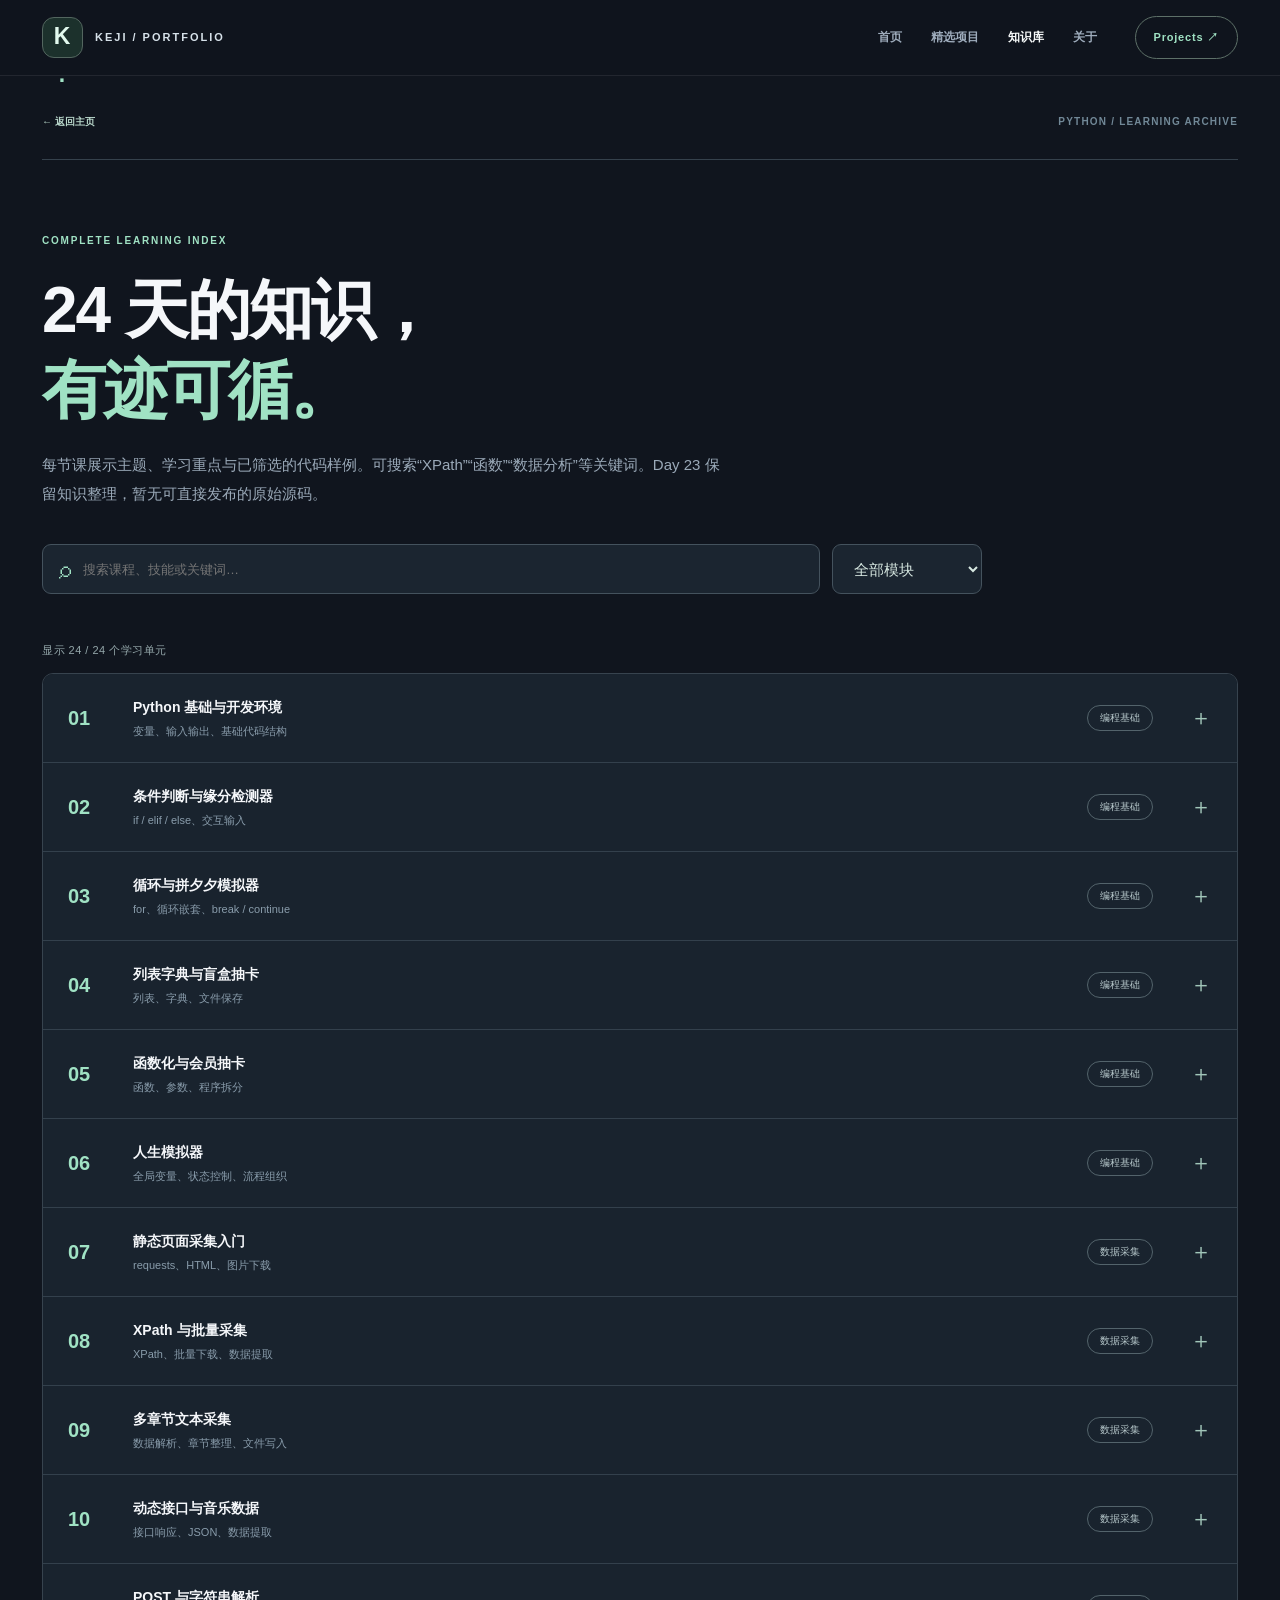
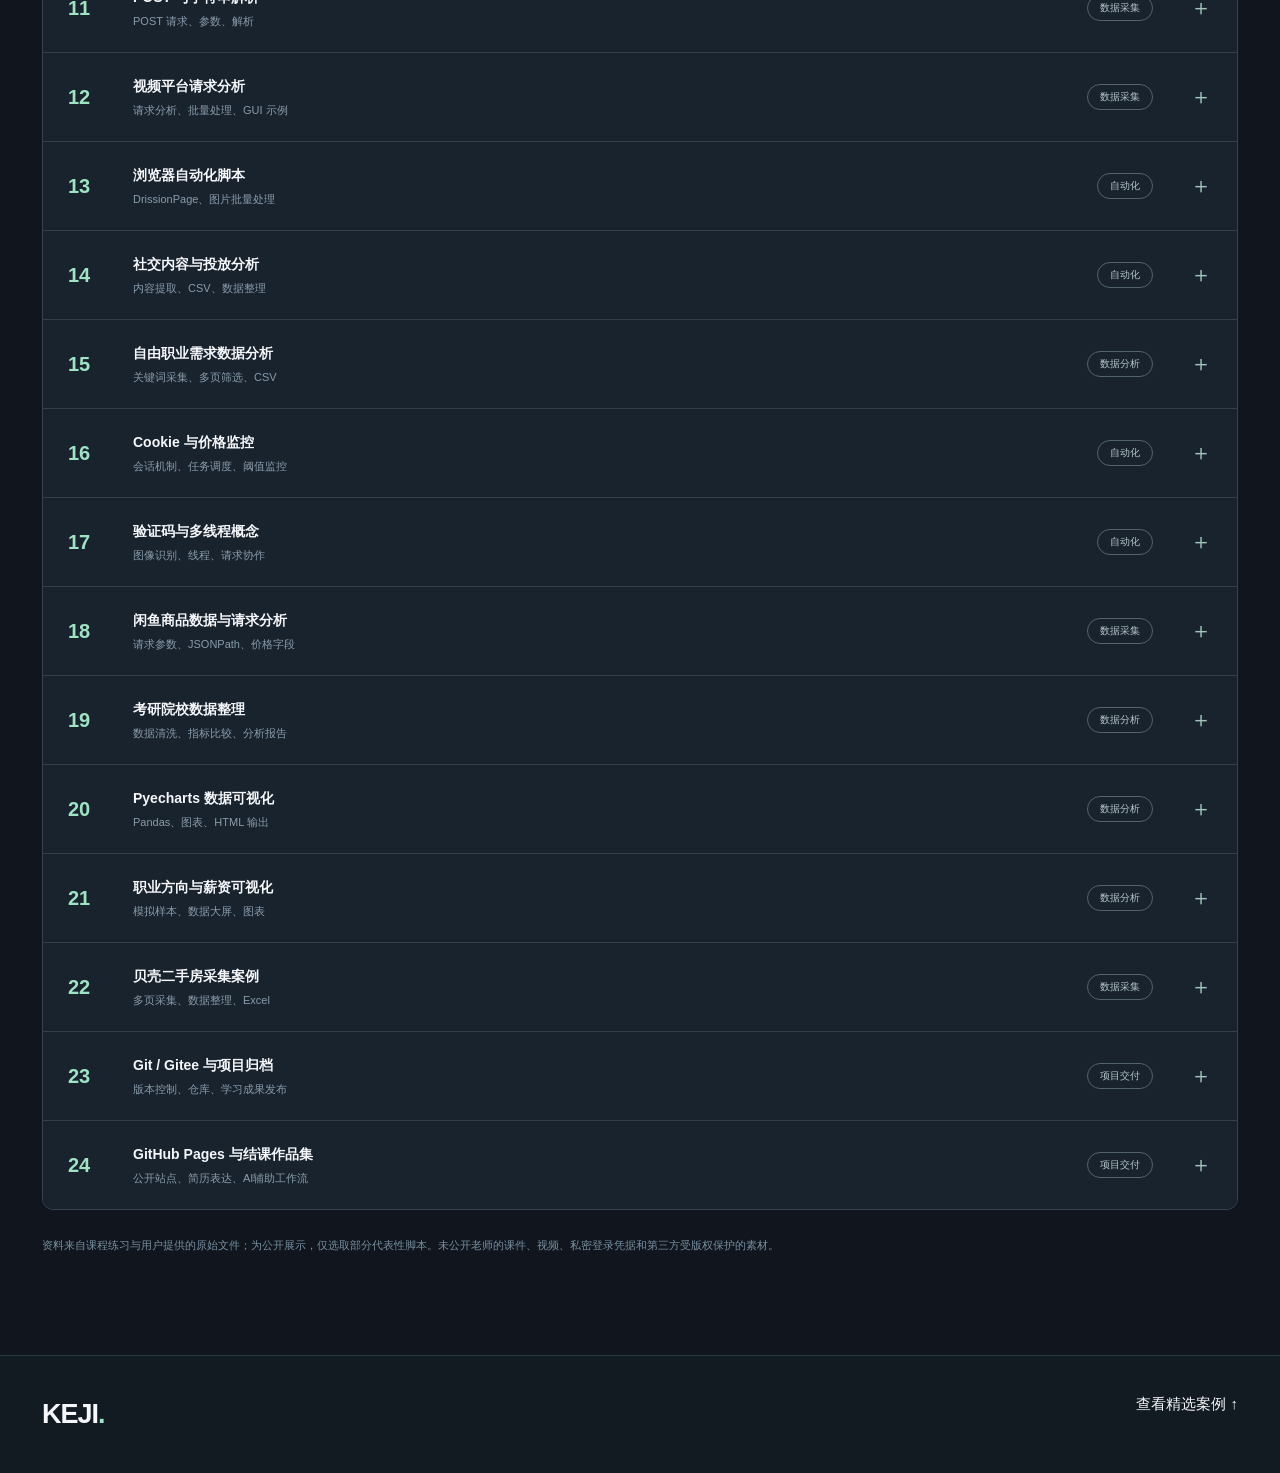
<file: knowledge.html>
<!doctype html><html lang="zh-CN"><head><meta charset="utf-8"><meta name="viewport" content="width=device-width, initial-scale=1"><meta name="description" content="Python 第一阶段 Day01 到 Day24 学习档案"><title>24-Day Knowledge Archive — Keji</title><link rel="stylesheet" href="assets/style.css"></head>
<body data-page="knowledge"><header class="site-nav"><div class="wrap nav-inner"><a class="wordmark" href="index.html"><span class="mark">K<span class="mark-dot">.</span></span><span class="wordmark-text">KEJI / PORTFOLIO</span></a><nav class="nav-links"><a href="index.html">首页</a><a href="index.html#projects">精选项目</a><a class="nav-active" href="knowledge.html">知识库</a><a href="index.html#about">关于</a></nav><a class="nav-cta" href="index.html#projects">Projects ↗</a><button id="menu-toggle" class="menu-toggle" type="button" aria-label="打开导航" aria-expanded="false">☰</button></div></header>
<main class="wrap inner-page"><div class="page-topline"><a class="back-link" href="index.html">← 返回主页</a><span>PYTHON / LEARNING ARCHIVE</span></div><div class="knowledge-hero"><p class="kicker">COMPLETE LEARNING INDEX</p><h1>24 天的知识，<br><em>有迹可循。</em></h1><p>每节课展示主题、学习重点与已筛选的代码样例。可搜索“XPath”“函数”“数据分析”等关键词。Day 23 保留知识整理，暂无可直接发布的原始源码。</p><div class="archive-controls"><label class="search-label"><span>⌕</span><input id="search-days" type="search" placeholder="搜索课程、技能或关键词…" autocomplete="off"></label><select id="category-days" aria-label="按类别筛选课程"><option value="全部">全部模块</option><option value="编程基础">编程基础</option><option value="数据采集">数据采集</option><option value="自动化">自动化</option><option value="数据分析">数据分析</option><option value="项目交付">项目交付</option></select></div></div><div class="archive-count" id="archive-count">24 个学习单元</div><div class="archive-list" id="archive-list"></div><div class="archive-footer">资料来自课程练习与用户提供的原始文件；为公开展示，仅选取部分代表性脚本。未公开老师的课件、视频、私密登录凭据和第三方受版权保护的素材。</div></main>
<footer class="footer"><div class="wrap footer-inner"><div class="footer-brand">KEJI<span>.</span></div><a href="index.html#projects">查看精选案例 ↑</a></div></footer><script src="assets/data.js"></script><script src="assets/app.js"></script></body></html>
</file>
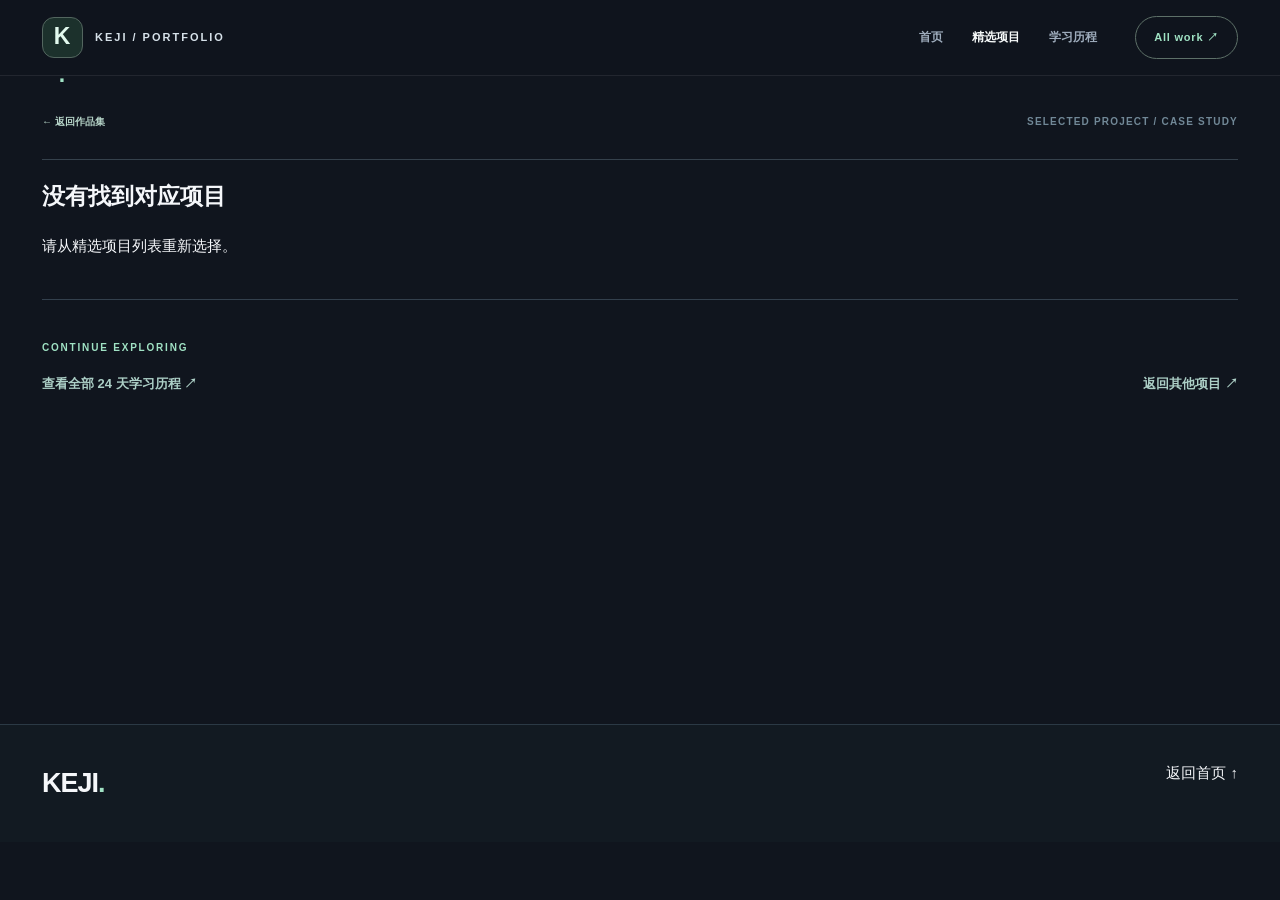
<file: project.html>
<!doctype html><html lang="zh-CN"><head><meta charset="utf-8"><meta name="viewport" content="width=device-width, initial-scale=1"><meta name="description" content="Keji Yin 的 Python 学习项目记录"><title>Project — Keji Portfolio</title><link rel="stylesheet" href="assets/style.css"></head>
<body data-page="project"><header class="site-nav"><div class="wrap nav-inner"><a class="wordmark" href="index.html"><span class="mark">K<span class="mark-dot">.</span></span><span class="wordmark-text">KEJI / PORTFOLIO</span></a><nav class="nav-links"><a href="index.html">首页</a><a class="nav-active" href="index.html#projects">精选项目</a><a href="knowledge.html">学习历程</a></nav><a class="nav-cta" href="index.html#projects">All work ↗</a><button id="menu-toggle" class="menu-toggle" type="button" aria-label="打开导航" aria-expanded="false">☰</button></div></header>
<main class="wrap inner-page" id="project-detail"><div class="page-topline"><a class="back-link" href="index.html#projects">← 返回作品集</a><span>SELECTED PROJECT / CASE STUDY</span></div><section id="project-content"><h1>正在读取项目资料…</h1></section><section class="related"><p class="kicker">CONTINUE EXPLORING</p><div class="related-row"><a href="knowledge.html">查看全部 24 天学习历程 <span>↗</span></a><a href="index.html#projects">返回其他项目 <span>↗</span></a></div></section></main><footer class="footer"><div class="wrap footer-inner"><div class="footer-brand">KEJI<span>.</span></div><a href="index.html">返回首页 ↑</a></div></footer><script src="assets/data.js"></script><script src="assets/app.js"></script></body></html>
</file>
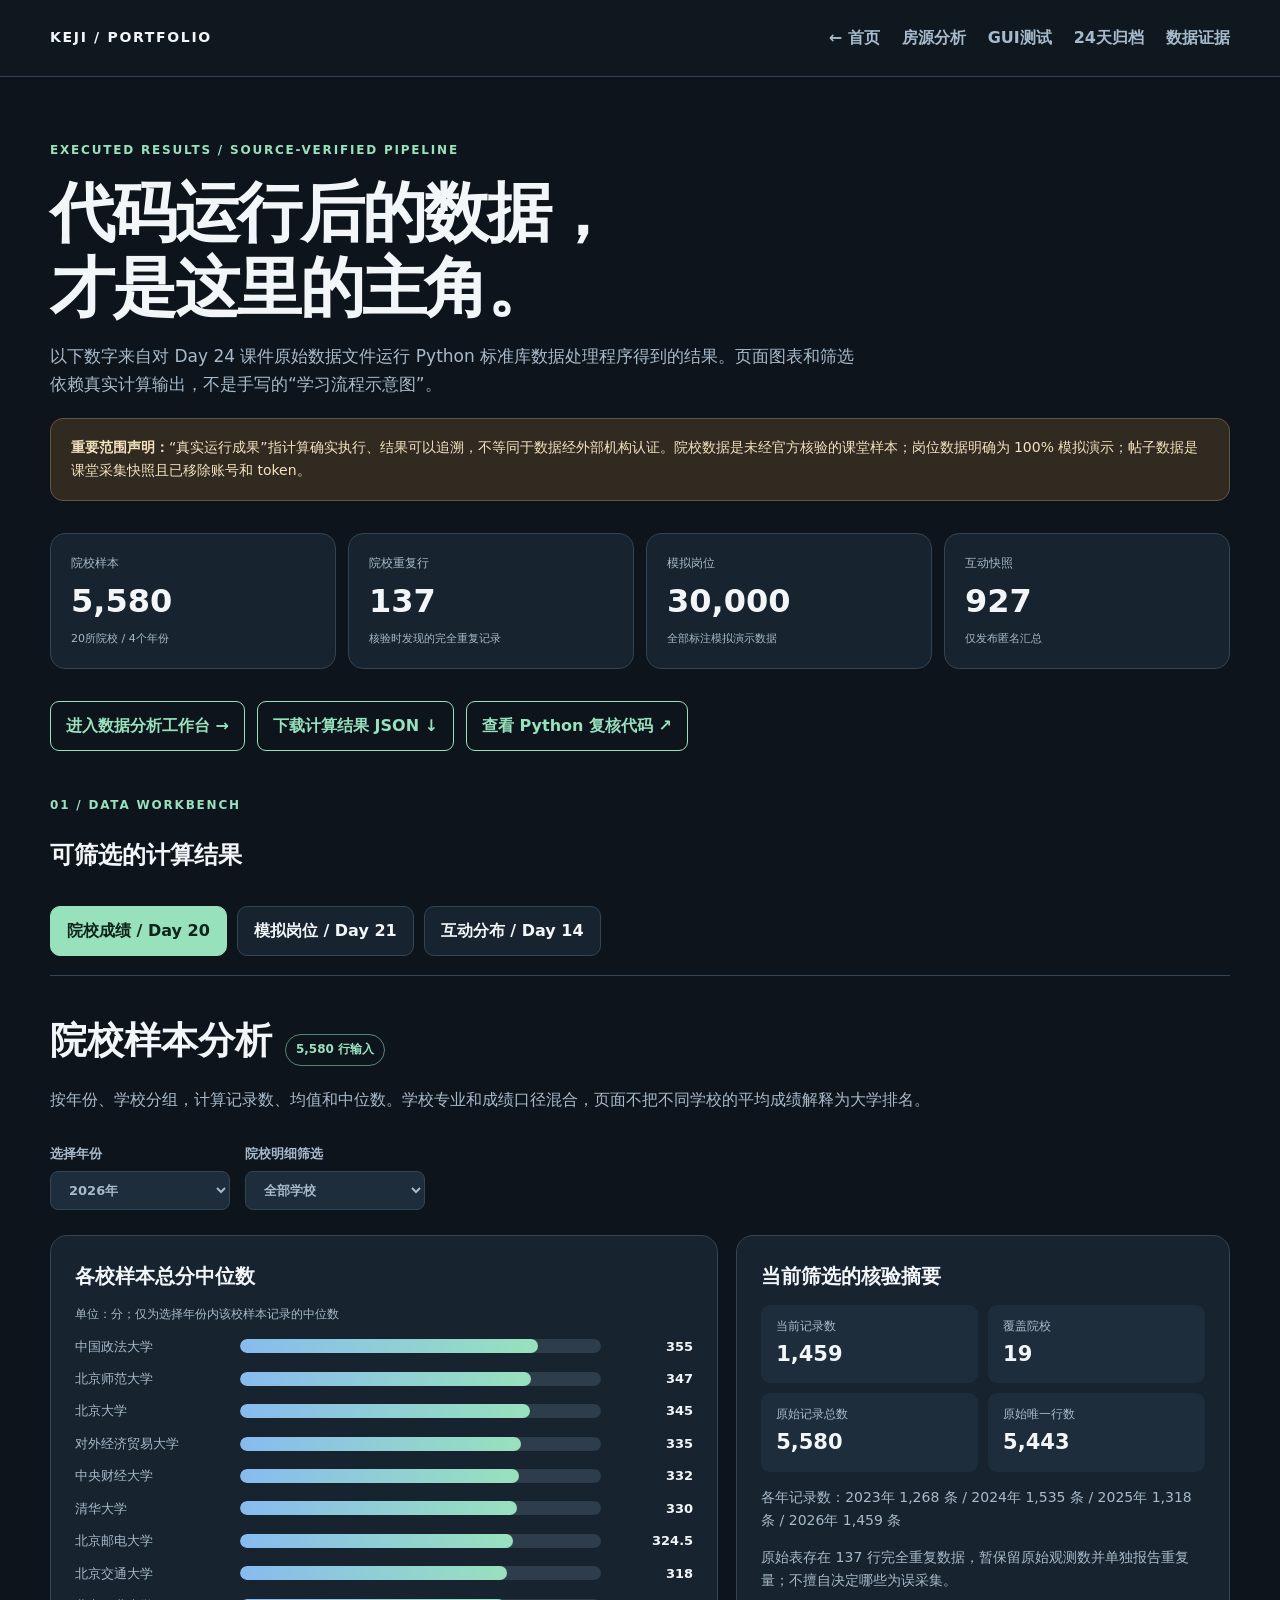
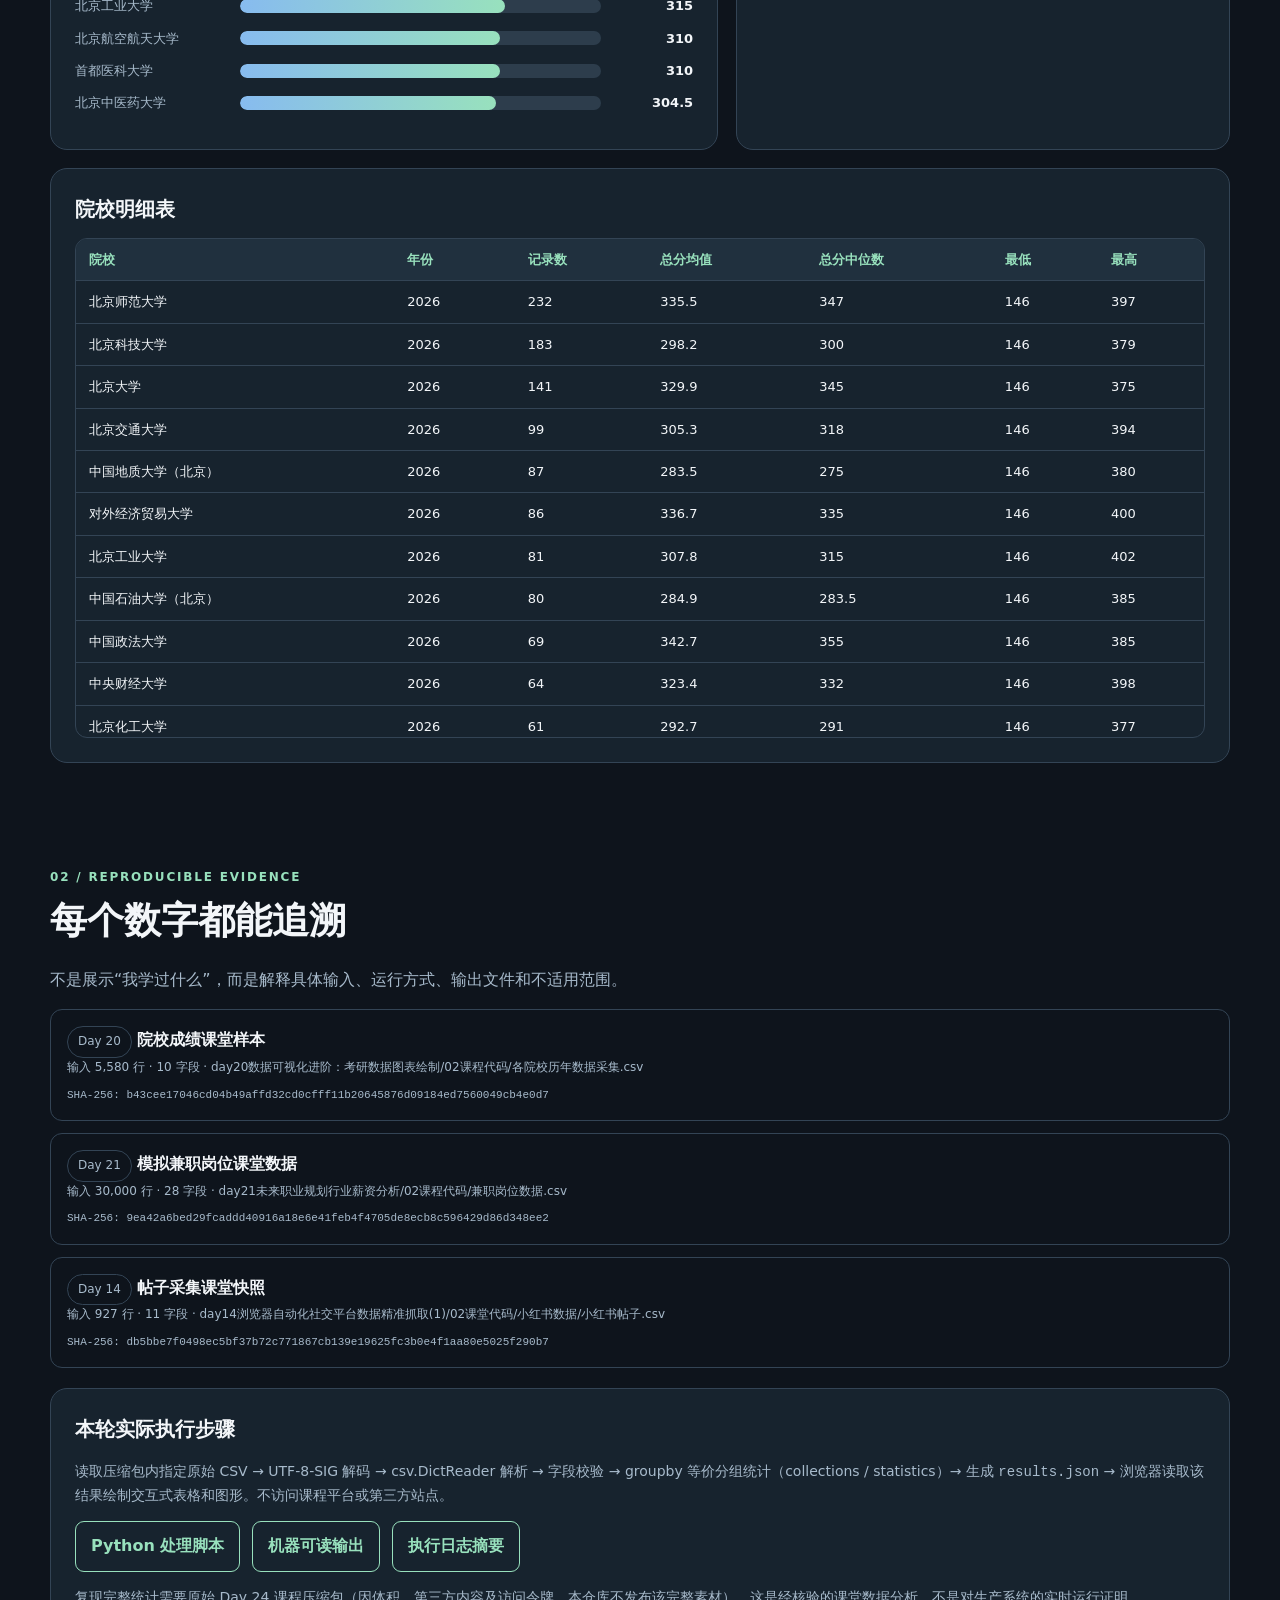
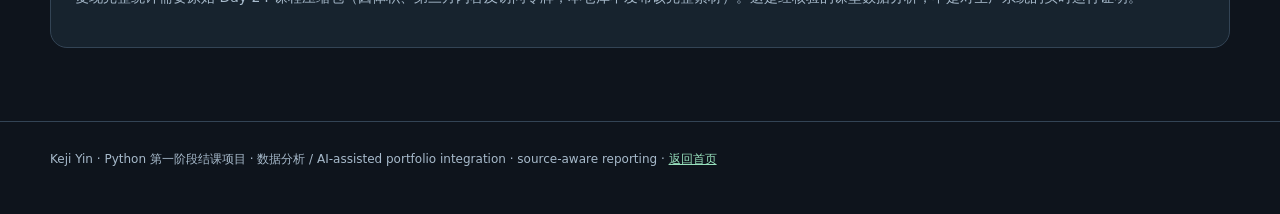
<file: results.html>
<!doctype html><html lang="zh-CN"><head><meta charset="utf-8"><meta name="viewport" content="width=device-width,initial-scale=1"><meta name="description" content="Keji Yin Python数据处理作品：基于课程原始CSV执行的真实计算结果、图表、代码与数据来源校验。"><title>实际运行成果 · Keji Portfolio</title>
<style>
:root{color-scheme:dark;--bg:#0e141c;--card:#17232e;--card2:#1e2d3b;--line:#334455;--fg:#f3f6f9;--muted:#a7bacb;--green:#98e1bd;--amber:#f3c88c;--blue:#87bbef}*{box-sizing:border-box}body{margin:0;background:var(--bg);color:var(--fg);font-family:system-ui,-apple-system,"Microsoft Yahei",sans-serif;line-height:1.65}a{color:var(--green)}button,select{font:inherit;color:inherit}button{cursor:pointer}.wrap{width:min(1180px,calc(100% - 40px));margin:auto}.top{border-bottom:1px solid var(--line);background:#0f171f;position:sticky;top:0;z-index:10}.nav{display:flex;align-items:center;justify-content:space-between;min-height:76px;gap:15px}.nav strong{letter-spacing:.12em;font-size:14px}.nav div{display:flex;gap:22px}.nav a{text-decoration:none;color:var(--muted);font-weight:650}.nav a:hover{color:var(--green)}.hero{padding:64px 0 45px}.eyebrow{color:var(--green);letter-spacing:.15em;font-size:12px;font-weight:800}.hero h1{font-size:clamp(37px,6vw,65px);line-height:1.15;letter-spacing:-.04em;max-width:840px;margin:15px 0}.hero p{max-width:820px;color:var(--muted);font-size:17px}.notice{border:1px solid #65563e;background:#302a20;color:#f5e2be;padding:17px 20px;border-radius:13px;font-size:14px;margin-top:20px}.summary{display:grid;grid-template-columns:repeat(4,1fr);gap:12px;margin:32px 0}.metric{padding:20px;border:1px solid var(--line);background:var(--card);border-radius:15px;min-height:122px}.metric span{display:block;color:var(--muted);font-size:12px}.metric strong{display:block;margin:9px 0;font-size:32px;line-height:1.2;font-variant-numeric:tabular-nums}.metric small{display:block;color:var(--muted);font-size:11px}.tabs{display:flex;flex-wrap:wrap;gap:10px;border-bottom:1px solid var(--line);padding:10px 0 19px}.tabs button{background:var(--card);border:1px solid var(--line);padding:11px 16px;border-radius:10px;font-weight:750}.tabs button[aria-selected=true]{background:var(--green);color:#10231b;border-color:var(--green)}.section{padding:32px 0 55px}.section h2{font-size:clamp(25px,3vw,37px);margin:2px 0 12px}.section p{color:var(--muted)}.controls{display:flex;gap:15px;flex-wrap:wrap;padding:14px 0 25px}.control{display:flex;flex-direction:column;gap:6px;font-size:13px;font-weight:700;color:var(--muted)}select{border:1px solid var(--line);padding:10px 14px;border-radius:8px;background:var(--card2);min-width:180px}.panel{background:var(--card);border:1px solid var(--line);border-radius:17px;padding:24px;margin-bottom:18px}.panel h3{font-size:20px;margin:0 0 12px}.panel p{font-size:14px}.grid2{display:grid;grid-template-columns:1.15fr .85fr;gap:18px}.barrow{display:grid;grid-template-columns:minmax(90px,1.7fr) minmax(100px,4fr) 80px;gap:12px;align-items:center;margin:11px 0;font-size:13px}.barname{white-space:nowrap;overflow:hidden;text-overflow:ellipsis;color:var(--muted)}.bartrack{height:14px;background:#2d3d4c;overflow:hidden;border-radius:10px}.barfill{display:block;height:100%;background:linear-gradient(90deg,var(--blue),var(--green));border-radius:10px;transition:width .25s}.barvalue{text-align:right;font-variant-numeric:tabular-nums;font-weight:750}.rowlist{display:grid;grid-template-columns:repeat(2,minmax(0,1fr));gap:10px}.fact{background:var(--card2);border-radius:9px;padding:12px 15px}.fact span{display:block;font-size:12px;color:var(--muted)}.fact strong{font-size:21px}.tablewrap{overflow:auto;max-height:500px;border:1px solid var(--line);border-radius:12px}table{width:100%;border-collapse:collapse;min-width:580px}thead{position:sticky;top:0;background:#20303e}th,td{padding:10px 13px;text-align:left;border-bottom:1px solid var(--line);font-size:13px}td{font-variant-numeric:tabular-nums}tr:hover{background:#253543}th{color:var(--green)}.small{color:var(--muted);font-size:12px}.tag{display:inline-flex;align-items:center;padding:5px 10px;border-radius:100px;border:1px solid var(--line);color:var(--muted);font-size:12px}.tag.warn{color:#ffdcab;border-color:#8b6a3b}.tag.ok{color:var(--green);border-color:#548871}.source-list{display:grid;gap:12px}.source{border:1px solid var(--line);border-radius:12px;padding:16px;overflow-wrap:anywhere}.source code{display:block;color:var(--muted);font-size:11px;margin-top:8px}.btn{display:inline-flex;gap:10px;padding:11px 15px;border:1px solid var(--green);border-radius:9px;text-decoration:none;font-weight:750;align-items:center}.btn:hover{background:#1f3e34}.linkrow{display:flex;gap:12px;flex-wrap:wrap}.footer{border-top:1px solid var(--line);padding:28px 0 45px;color:var(--muted);font-size:12px}.muted{color:var(--muted)}.empty{padding:20px}.hidden{display:none!important}svg{overflow:visible}.spark{width:100%;height:160px}.spark polyline{fill:none;stroke:var(--green);stroke-width:3}.spark .axis{stroke:#486073;stroke-width:1}.spark text{font-size:10px;fill:var(--muted)}@media(max-width:830px){.summary{grid-template-columns:repeat(2,1fr)}.grid2{grid-template-columns:1fr}.hero{padding-top:38px}.nav{min-height:64px}.nav div{gap:10px;font-size:12px}.panel{padding:15px}.rowlist{grid-template-columns:1fr}}@media(max-width:490px){.summary{gap:8px}.metric{padding:12px;min-height:100px}.metric strong{font-size:25px}.wrap{width:calc(100% - 24px)}.nav strong{font-size:12px}.nav div a:nth-child(2){display:none}.barrow{grid-template-columns:88px minmax(40px,1fr) 65px;gap:6px;font-size:11px}}
</style></head><body><header class="top"><div class="wrap nav"><strong>KEJI / PORTFOLIO</strong><div><a href="index.html">← 首页</a><a href="housing.html">房源分析</a><a href="desktop.html">GUI测试</a><a href="knowledge.html">24天归档</a><a href="#provenance">数据证据</a></div></div></header><main class="wrap"><section class="hero"><div class="eyebrow">EXECUTED RESULTS / SOURCE-VERIFIED PIPELINE</div><h1>代码运行后的数据，<br>才是这里的主角。</h1><p>以下数字来自对 Day 24 课件原始数据文件运行 Python 标准库数据处理程序得到的结果。页面图表和筛选依赖真实计算输出，不是手写的“学习流程示意图”。</p><div class="notice"><strong>重要范围声明：</strong>“真实运行成果”指计算确实执行、结果可以追溯，不等同于数据经外部机构认证。院校数据是未经官方核验的课堂样本；岗位数据明确为 100% 模拟演示；帖子数据是课堂采集快照且已移除账号和 token。</div><div class="summary" id="headline"></div><div class="linkrow"><a class="btn" href="#workbench">进入数据分析工作台 →</a><a class="btn" href="data/results.json" download>下载计算结果 JSON ↓</a><a class="btn" href="scripts/reproduce.py" target="_blank">查看 Python 复核代码 ↗</a></div></section><div id="workbench"><div class="eyebrow">01 / DATA WORKBENCH</div><h2>可筛选的计算结果</h2><div class="tabs" role="tablist" aria-label="案例分类"><button role="tab" data-tab="exams" aria-selected="true">院校成绩 / Day 20</button><button role="tab" data-tab="jobs" aria-selected="false">模拟岗位 / Day 21</button><button role="tab" data-tab="social" aria-selected="false">互动分布 / Day 14</button></div>
<section id="exams" class="section" role="tabpanel"><h2>院校样本分析 <span class="tag ok">5,580 行输入</span></h2><p>按年份、学校分组，计算记录数、均值和中位数。学校专业和成绩口径混合，页面不把不同学校的平均成绩解释为大学排名。</p><div class="controls"><label class="control">选择年份 <select id="exam-year"></select></label><label class="control">院校明细筛选 <select id="exam-school"></select></label></div><div class="grid2"><div class="panel"><h3>各校样本总分中位数</h3><div class="small">单位：分；仅为选择年份内该校样本记录的中位数</div><div id="exam-bars"></div></div><div class="panel"><h3>当前筛选的核验摘要</h3><div class="rowlist" id="exam-facts"></div><p class="small">各年记录数：<span id="exam-year-counts"></span></p><p class="small">原始表存在 137 行完全重复数据，暂保留原始观测数并单独报告重复量；不擅自决定哪些为误采集。</p></div></div><div class="panel"><h3>院校明细表</h3><div class="tablewrap"><table><thead><tr><th>院校</th><th>年份</th><th>记录数</th><th>总分均值</th><th>总分中位数</th><th>最低</th><th>最高</th></tr></thead><tbody id="exam-table"></tbody></table></div></div></section>
<section id="jobs" class="section hidden" role="tabpanel"><h2>模拟岗位结构分析 <span class="tag warn">全部为生成数据</span></h2><p>同一批 30,000 条模拟岗位，实际运行后按技能方向、城市和月份分组。分析用于证明数据处理能力，<strong>绝不能当作现实工资行情</strong>。</p><div class="grid2"><div class="panel"><h3>按技能方向的平均模拟时薪</h3><div class="small">人民币元 / 小时；计算分母为当前类别记录数</div><div id="jobs-bars"></div></div><div class="panel"><h3>技能方向细分</h3><div class="tablewrap"><table><thead><tr><th>技能类别</th><th>记录数</th><th>中位时薪</th><th>远程比例</th></tr></thead><tbody id="jobs-table"></tbody></table></div></div></div><div class="grid2"><div class="panel"><h3>城市分组 <span class="small">20个城市</span></h3><div id="city-bars"></div></div><div class="panel"><h3>月度均值趋势（模拟）</h3><svg class="spark" viewBox="0 0 530 170" preserveAspectRatio="none" role="img" aria-label="按月份的模拟时薪均值折线图" id="jobs-trend"></svg><p class="small">该趋势由设计中的生成数据决定，不代表现实时间序列变化。</p><div id="jobs-facts" class="rowlist"></div></div></div></section>
<section id="social" class="section hidden" role="tabpanel"><h2>课堂帖子互动快照 <span class="tag">927 条记录</span></h2><p>原始 CSV 含昵称、帖子标题、访问 token 和第三方链接；公开页面只保留统计结果。本样本所有记录的标签均为“穿搭”，不能据此分析整个社交平台。</p><div class="grid2"><div class="panel"><h3>不同互动指标中位数</h3><div id="social-bars"></div><p class="small">相比平均数，中位数对少数极高互动帖的影响较小。</p></div><div class="panel"><h3>计算后的完整分布摘要</h3><div class="tablewrap"><table><thead><tr><th>指标</th><th>总量</th><th>均值</th><th>中位数</th><th>0值条数</th></tr></thead><tbody id="social-table"></tbody></table></div></div></div></section></div>
<section class="section" id="provenance"><div class="eyebrow">02 / REPRODUCIBLE EVIDENCE</div><h2>每个数字都能追溯</h2><p>不是展示“我学过什么”，而是解释具体输入、运行方式、输出文件和不适用范围。</p><div class="source-list" id="source-list"></div><div class="panel" style="margin-top:20px"><h3>本轮实际执行步骤</h3><p>读取压缩包内指定原始 CSV → UTF-8-SIG 解码 → csv.DictReader 解析 → 字段校验 → groupby 等价分组统计（collections / statistics）→ 生成 <code>results.json</code> → 浏览器读取该结果绘制交互式表格和图形。不访问课程平台或第三方站点。</p><div class="linkrow"><a class="btn" href="scripts/reproduce.py">Python 处理脚本</a><a class="btn" href="data/results.json">机器可读输出</a><a class="btn" href="data/run-log.json">执行日志摘要</a></div><p class="small">复现完整统计需要原始 Day 24 课程压缩包（因体积、第三方内容及访问令牌，本仓库不发布该完整素材）。这是经核验的课堂数据分析，不是对生产系统的实时运行证明。</p></div></section></main><footer class="footer"><div class="wrap">Keji Yin · Python 第一阶段结课项目 · 数据分析 / AI-assisted portfolio integration · source-aware reporting · <a href="index.html">返回首页</a></div></footer>
<script id="report" type="application/json">{"schema":"portfolio-results-v1","generated_utc":"2026-11-09T16:19:12+00:00","method":"Independent Python standard-library verification of supplied classroom CSV files. No network calls.","sources":{"exams":{"name":"day20数据可视化进阶：考研数据图表绘制/02课程代码/各院校历年数据采集.csv","sha256":"b43cee17046cd04b49affd32cd0cfff11b20645876d09184ed7560049cb4e0d7","source_rows":5580,"columns":10},"jobs":{"name":"day21未来职业规划行业薪资分析/02课程代码/兼职岗位数据.csv","sha256":"9ea42a6bed29fcaddd40916a18e6e41feb4f4705de8ecb8c596429d86d348ee2","source_rows":30000,"columns":28},"social":{"name":"day14浏览器自动化社交平台数据精准抓取(1)/02课堂代码/小红书数据/小红书帖子.csv","sha256":"db5bbe7f0498ec5bf37b72c771867cb139e19625fc3b0e4f1aa80e5025f290b7","source_rows":927,"columns":11}},"exams":{"rows":5580,"distinct_rows":5443,"duplicate_rows":137,"schools":20,"majors":515,"years":["2023","2024","2025","2026"],"year_counts":{"2023":1268,"2024":1535,"2025":1318,"2026":1459},"school_counts":{"清华大学":156,"北京大学":267,"北京航空航天大学":76,"北京理工大学":144,"北京协和医学院":78,"中国人民大学":233,"北京师范大学":853,"中国农业大学":124,"北京科技大学":645,"首都医科大学":161,"北京交通大学":404,"中央财经大学":229,"北京邮电大学":224,"中国政法大学":315,"北京化工大学":226,"对外经济贸易大学":339,"中国石油大学（北京）":330,"北京中医药大学":162,"北京工业大学":303,"中国地质大学（北京）":311},"school_year":[{"year":"2023","school":"中国人民大学","n":34,"mean":337.7,"median":355.0,"min":150.0,"max":395.0},{"year":"2023","school":"中国农业大学","n":25,"mean":305.2,"median":310.0,"min":175.0,"max":365.0},{"year":"2023","school":"中国地质大学（北京）","n":83,"mean":298.9,"median":289.0,"min":167.0,"max":370.0},{"year":"2023","school":"中国政法大学","n":85,"mean":351.6,"median":363.0,"min":167.0,"max":385.0},{"year":"2023","school":"中国石油大学（北京）","n":84,"mean":280.4,"median":273.0,"min":167.0,"max":377.0},{"year":"2023","school":"中央财经大学","n":47,"mean":341.7,"median":360.0,"min":167.0,"max":397.0},{"year":"2023","school":"北京中医药大学","n":44,"mean":300.6,"median":295.0,"min":295.0,"max":363.0},{"year":"2023","school":"北京交通大学","n":102,"mean":307.8,"median":310.0,"min":167.0,"max":388.0},{"year":"2023","school":"北京化工大学","n":56,"mean":295.5,"median":305.0,"min":167.0,"max":360.0},{"year":"2023","school":"北京协和医学院","n":12,"mean":296.6,"median":296.0,"min":273.0,"max":340.0},{"year":"2023","school":"北京大学","n":38,"mean":330.1,"median":350.0,"min":167.0,"max":395.0},{"year":"2023","school":"北京工业大学","n":75,"mean":305.8,"median":310.0,"min":175.0,"max":368.0},{"year":"2023","school":"北京师范大学","n":199,"mean":342.8,"median":350.0,"min":176.0,"max":414.0},{"year":"2023","school":"北京理工大学","n":29,"mean":312.9,"median":305.0,"min":180.0,"max":370.0},{"year":"2023","school":"北京科技大学","n":127,"mean":295.3,"median":288.0,"min":167.0,"max":389.0},{"year":"2023","school":"北京航空航天大学","n":26,"mean":306.9,"median":305.0,"min":170.0,"max":380.0},{"year":"2023","school":"北京邮电大学","n":60,"mean":302.8,"median":307.5,"min":167.0,"max":379.0},{"year":"2023","school":"对外经济贸易大学","n":82,"mean":349.9,"median":359.0,"min":167.0,"max":385.0},{"year":"2023","school":"清华大学","n":36,"mean":321.5,"median":327.5,"min":167.0,"max":405.0},{"year":"2023","school":"首都医科大学","n":24,"mean":308.3,"median":300.0,"min":279.0,"max":350.0},{"year":"2024","school":"中国人民大学","n":152,"mean":364.6,"median":375.0,"min":135.0,"max":410.0},{"year":"2024","school":"中国农业大学","n":25,"mean":303.8,"median":305.0,"min":175.0,"max":375.0},{"year":"2024","school":"中国地质大学（北京）","n":62,"mean":294.5,"median":283.0,"min":162.0,"max":365.0},{"year":"2024","school":"中国政法大学","n":90,"mean":352.9,"median":365.0,"min":162.0,"max":390.0},{"year":"2024","school":"中国石油大学（北京）","n":86,"mean":280.6,"median":273.0,"min":162.0,"max":371.0},{"year":"2024","school":"中央财经大学","n":61,"mean":336.3,"median":347.0,"min":162.0,"max":392.0},{"year":"2024","school":"北京中医药大学","n":90,"mean":324.1,"median":340.0,"min":303.0,"max":365.0},{"year":"2024","school":"北京交通大学","n":103,"mean":316.2,"median":320.0,"min":162.0,"max":402.0},{"year":"2024","school":"北京化工大学","n":52,"mean":286.9,"median":284.0,"min":162.0,"max":360.0},{"year":"2024","school":"北京协和医学院","n":13,"mean":303.5,"median":304.0,"min":273.0,"max":347.0},{"year":"2024","school":"北京大学","n":43,"mean":332.5,"median":355.0,"min":162.0,"max":380.0},{"year":"2024","school":"北京工业大学","n":77,"mean":304.8,"median":304.0,"min":162.0,"max":377.0},{"year":"2024","school":"北京师范大学","n":206,"mean":350.3,"median":358.0,"min":162.0,"max":413.0},{"year":"2024","school":"北京理工大学","n":35,"mean":310.7,"median":300.0,"min":170.0,"max":370.0},{"year":"2024","school":"北京科技大学","n":166,"mean":295.1,"median":286.5,"min":162.0,"max":388.0},{"year":"2024","school":"北京航空航天大学","n":20,"mean":293.4,"median":300.0,"min":165.0,"max":365.0},{"year":"2024","school":"北京邮电大学","n":49,"mean":288.2,"median":273.0,"min":162.0,"max":365.0},{"year":"2024","school":"对外经济贸易大学","n":85,"mean":356.4,"median":365.0,"min":162.0,"max":398.0},{"year":"2024","school":"清华大学","n":33,"mean":322.0,"median":350.0,"min":162.0,"max":420.0},{"year":"2024","school":"首都医科大学","n":87,"mean":308.6,"median":305.0,"min":290.0,"max":350.0},{"year":"2025","school":"中国人民大学","n":47,"mean":328.9,"median":341.0,"min":168.0,"max":375.0},{"year":"2025","school":"中国农业大学","n":35,"mean":302.2,"median":305.0,"min":151.0,"max":375.0},{"year":"2025","school":"中国地质大学（北京）","n":79,"mean":284.2,"median":279.0,"min":151.0,"max":351.0},{"year":"2025","school":"中国政法大学","n":71,"mean":341.8,"median":351.0,"min":151.0,"max":375.0},{"year":"2025","school":"中国石油大学（北京）","n":80,"mean":270.5,"median":270.5,"min":151.0,"max":357.0},{"year":"2025","school":"中央财经大学","n":57,"mean":307.2,"median":323.0,"min":151.0,"max":383.0},{"year":"2025","school":"北京中医药大学","n":14,"mean":306.4,"median":315.5,"min":164.0,"max":351.0},{"year":"2025","school":"北京交通大学","n":100,"mean":297.1,"median":304.5,"min":151.0,"max":403.0},{"year":"2025","school":"北京化工大学","n":57,"mean":281.1,"median":274.0,"min":151.0,"max":345.0},{"year":"2025","school":"北京协和医学院","n":4,"mean":290.0,"median":283.5,"min":260.0,"max":333.0},{"year":"2025","school":"北京大学","n":45,"mean":325.0,"median":345.0,"min":151.0,"max":385.0},{"year":"2025","school":"北京工业大学","n":70,"mean":296.5,"median":300.0,"min":155.0,"max":375.0},{"year":"2025","school":"北京师范大学","n":216,"mean":331.9,"median":341.0,"min":151.0,"max":391.0},{"year":"2025","school":"北京理工大学","n":42,"mean":302.4,"median":300.0,"min":151.0,"max":370.0},{"year":"2025","school":"北京科技大学","n":169,"mean":282.9,"median":266.0,"min":151.0,"max":374.0},{"year":"2025","school":"北京航空航天大学","n":15,"mean":282.1,"median":295.0,"min":151.0,"max":360.0},{"year":"2025","school":"北京邮电大学","n":63,"mean":313.8,"median":323.0,"min":151.0,"max":372.0},{"year":"2025","school":"对外经济贸易大学","n":86,"mean":333.5,"median":334.5,"min":151.0,"max":400.0},{"year":"2025","school":"清华大学","n":43,"mean":311.7,"median":328.0,"min":151.0,"max":380.0},{"year":"2025","school":"首都医科大学","n":25,"mean":309.0,"median":300.0,"min":285.0,"max":341.0},{"year":"2026","school":"中国农业大学","n":39,"mean":300.8,"median":300.0,"min":146.0,"max":375.0},{"year":"2026","school":"中国地质大学（北京）","n":87,"mean":283.5,"median":275.0,"min":146.0,"max":380.0},{"year":"2026","school":"中国政法大学","n":69,"mean":342.7,"median":355.0,"min":146.0,"max":385.0},{"year":"2026","school":"中国石油大学（北京）","n":80,"mean":284.9,"median":283.5,"min":146.0,"max":385.0},{"year":"2026","school":"中央财经大学","n":64,"mean":323.4,"median":332.0,"min":146.0,"max":398.0},{"year":"2026","school":"北京中医药大学","n":14,"mean":305.3,"median":304.5,"min":168.0,"max":358.0},{"year":"2026","school":"北京交通大学","n":99,"mean":305.3,"median":318.0,"min":146.0,"max":394.0},{"year":"2026","school":"北京化工大学","n":61,"mean":292.7,"median":291.0,"min":146.0,"max":377.0},{"year":"2026","school":"北京协和医学院","n":49,"mean":300.0,"median":300.0,"min":264.0,"max":332.0},{"year":"2026","school":"北京大学","n":141,"mean":329.9,"median":345.0,"min":146.0,"max":375.0},{"year":"2026","school":"北京工业大学","n":81,"mean":307.8,"median":315.0,"min":146.0,"max":402.0},{"year":"2026","school":"北京师范大学","n":232,"mean":335.5,"median":347.0,"min":146.0,"max":397.0},{"year":"2026","school":"北京理工大学","n":38,"mean":302.6,"median":302.5,"min":146.0,"max":370.0},{"year":"2026","school":"北京科技大学","n":183,"mean":298.2,"median":300.0,"min":146.0,"max":379.0},{"year":"2026","school":"北京航空航天大学","n":15,"mean":290.3,"median":310.0,"min":146.0,"max":375.0},{"year":"2026","school":"北京邮电大学","n":52,"mean":311.5,"median":324.5,"min":159.0,"max":377.0},{"year":"2026","school":"对外经济贸易大学","n":86,"mean":336.7,"median":335.0,"min":146.0,"max":400.0},{"year":"2026","school":"清华大学","n":44,"mean":325.7,"median":330.0,"min":146.0,"max":395.0},{"year":"2026","school":"首都医科大学","n":25,"mean":310.1,"median":310.0,"min":275.0,"max":347.0}],"mean_total":315.4,"median_total":324.0,"note":"课堂样本，未经官方高校网站核验；各校专业、口径不同，不可据此直接判断招生难度。"},"jobs":{"rows":30000,"cities":20,"skills":[{"skill":"AIGC","n":5998,"mean_hourly":130.3,"median_hourly":128.3,"mean_monthly":9310.1,"remote_pct":70.1},{"skill":"Python","n":4986,"mean_hourly":95.8,"median_hourly":94.0,"mean_monthly":6903.9,"remote_pct":57.8},{"skill":"Python+AIGC","n":5032,"mean_hourly":195.4,"median_hourly":192.2,"mean_monthly":14081.1,"remote_pct":77.1},{"skill":"基础服务","n":9253,"mean_hourly":29.4,"median_hourly":28.9,"mean_monthly":2809.3,"remote_pct":0.0},{"skill":"普通数字岗位","n":4731,"mean_hourly":42.0,"median_hourly":41.2,"mean_monthly":3446.2,"remote_pct":34.9}],"city_rows":[{"city":"上海","n":1471,"mean_hourly":111.9,"median_hourly":103.2},{"city":"北京","n":1512,"mean_hourly":109.7,"median_hourly":100.5},{"city":"南京","n":1484,"mean_hourly":94.0,"median_hourly":85.2},{"city":"南昌","n":1485,"mean_hourly":80.5,"median_hourly":77.0},{"city":"合肥","n":1506,"mean_hourly":83.2,"median_hourly":73.4},{"city":"广州","n":1527,"mean_hourly":99.0,"median_hourly":88.8},{"city":"成都","n":1598,"mean_hourly":89.8,"median_hourly":82.5},{"city":"昆明","n":1514,"mean_hourly":79.3,"median_hourly":71.9},{"city":"杭州","n":1475,"mean_hourly":98.3,"median_hourly":87.9},{"city":"武汉","n":1491,"mean_hourly":87.2,"median_hourly":75.0},{"city":"济南","n":1515,"mean_hourly":86.6,"median_hourly":79.0},{"city":"深圳","n":1434,"mean_hourly":107.0,"median_hourly":94.2},{"city":"石家庄","n":1499,"mean_hourly":81.9,"median_hourly":76.9},{"city":"苏州","n":1443,"mean_hourly":93.0,"median_hourly":82.2},{"city":"西安","n":1518,"mean_hourly":86.3,"median_hourly":74.9},{"city":"贵阳","n":1495,"mean_hourly":79.0,"median_hourly":74.8},{"city":"郑州","n":1470,"mean_hourly":80.7,"median_hourly":73.5},{"city":"重庆","n":1516,"mean_hourly":87.8,"median_hourly":80.1},{"city":"长沙","n":1543,"mean_hourly":87.5,"median_hourly":82.7},{"city":"青岛","n":1504,"mean_hourly":87.3,"median_hourly":79.8}],"months":[{"month":"2025-01","n":1707,"mean_hourly":83.7},{"month":"2025-02","n":1509,"mean_hourly":84.4},{"month":"2025-03","n":1682,"mean_hourly":84.0},{"month":"2025-04","n":1685,"mean_hourly":86.7},{"month":"2025-05","n":1655,"mean_hourly":88.2},{"month":"2025-06","n":1706,"mean_hourly":90.8},{"month":"2025-07","n":1702,"mean_hourly":87.6},{"month":"2025-08","n":1642,"mean_hourly":92.4},{"month":"2025-09","n":1624,"mean_hourly":90.4},{"month":"2025-10","n":1758,"mean_hourly":90.6},{"month":"2025-11","n":1689,"mean_hourly":91.1},{"month":"2025-12","n":1646,"mean_hourly":90.0},{"month":"2026-01","n":1720,"mean_hourly":92.7},{"month":"2026-02","n":1512,"mean_hourly":91.9},{"month":"2026-03","n":1764,"mean_hourly":94.0},{"month":"2026-04","n":1630,"mean_hourly":97.8},{"month":"2026-05","n":1708,"mean_hourly":95.6},{"month":"2026-06","n":1661,"mean_hourly":95.8}],"synthetic_rows":30000,"data_nature":["模拟演示数据"],"note":"100% 为原始课件标注的模拟演示数据，不能代表实际招聘报价。"},"social":{"rows":927,"category_counts":{"穿搭":927},"metrics":{"点赞":{"valid":927,"total":4684146,"median":836,"mean":5053.0,"zero":41,"max":261109},"收藏":{"valid":927,"total":1182550,"median":317,"mean":1275.7,"zero":72,"max":36664},"评论":{"valid":927,"total":173631,"median":28,"mean":187.3,"zero":137,"max":15566},"分享":{"valid":927,"total":269768,"median":69,"mean":291.0,"zero":121,"max":7379}},"note":"课堂采集快照；统计仅供学习，不公开昵称、帖文、链接或访问 token。"}}</script><script>
(()=>{'use strict';let d=JSON.parse(document.getElementById('report').textContent);const $=x=>document.getElementById(x),num=x=>Number(x).toLocaleString('zh-CN'),fmt=x=>Number(x).toLocaleString('zh-CN',{maximumFractionDigits:1}),esc=x=>String(x).replace(/[&<>"']/g,c=>({'&':'&amp;','<':'&lt;','>':'&gt;','"':'&quot;',"'":'&#39;'}[c]));
const fact=(k,v)=>`<div class="fact"><span>${esc(k)}</span><strong>${esc(v)}</strong></div>`;
$('headline').innerHTML=[['院校样本',num(d.exams.rows),'20所院校 / 4个年份'],['院校重复行',num(d.exams.duplicate_rows),'核验时发现的完全重复记录'],['模拟岗位',num(d.jobs.rows),'全部标注模拟演示数据'],['互动快照',num(d.social.rows),'仅发布匿名汇总']].map(a=>`<div class="metric"><span>${a[0]}</span><strong>${a[1]}</strong><small>${a[2]}</small></div>`).join('');
for(let b of document.querySelectorAll('[data-tab]'))b.addEventListener('click',()=>{document.querySelectorAll('[data-tab]').forEach(x=>x.setAttribute('aria-selected',x===b?'true':'false'));for(let k of ['exams','jobs','social'])$(k).classList.toggle('hidden',k!==b.dataset.tab)});
const bars=(items,maximum=0)=>{const max=maximum||Math.max(1,...items.map(x=>x[1]));return items.map(x=>`<div class="barrow"><span class="barname" title="${esc(x[0])}">${esc(x[0])}</span><span class="bartrack"><span class="barfill" style="width:${Math.max(1,100*x[1]/max)}%"></span></span><span class="barvalue">${fmt(x[1])}</span></div>`).join('')};
const years=d.exams.years;$('exam-year').innerHTML=years.map(y=>`<option value="${y}">${y}年</option>`).join('');$('exam-year').value=years.at(-1);
const schools=Object.keys(d.exams.school_counts).sort((a,b)=>a.localeCompare(b,'zh-CN'));$('exam-school').innerHTML='<option value="*">全部学校</option>'+schools.map(s=>`<option value="${esc(s)}">${esc(s)}</option>`).join('');
function showExams(){let year=$('exam-year').value,school=$('exam-school').value,all=d.exams.school_year.filter(x=>x.year===year),subset=school==='*'?all:all.filter(x=>x.school===school),sorted=[...all].sort((a,b)=>b.median-a.median).slice(0,12);$('exam-bars').innerHTML=bars(sorted.map(x=>[x.school,x.median]),430);$('exam-table').innerHTML=subset.sort((a,b)=>b.n-a.n).map(x=>`<tr><td>${esc(x.school)}</td><td>${x.year}</td><td>${num(x.n)}</td><td>${fmt(x.mean)}</td><td>${fmt(x.median)}</td><td>${fmt(x.min)}</td><td>${fmt(x.max)}</td></tr>`).join('');let cnt=subset.reduce((s,x)=>s+x.n,0);$('exam-facts').innerHTML=fact('当前记录数',num(cnt))+fact('覆盖院校',num(subset.length))+fact('原始记录总数',num(d.exams.rows))+fact('原始唯一行数',num(d.exams.distinct_rows));$('exam-year-counts').textContent=Object.entries(d.exams.year_counts).map(([k,v])=>k+'年 '+num(v)+' 条').join(' / ')}
$('exam-year').addEventListener('change',showExams);$('exam-school').addEventListener('change',showExams);showExams();
const js=[...d.jobs.skills].sort((a,b)=>b.mean_hourly-a.mean_hourly);$('jobs-bars').innerHTML=bars(js.map(x=>[x.skill,x.mean_hourly]),220);$('jobs-table').innerHTML=js.map(x=>`<tr><td>${esc(x.skill)}</td><td>${num(x.n)}</td><td>${fmt(x.median_hourly)}元</td><td>${x.remote_pct}%</td></tr>`).join('');$('city-bars').innerHTML=bars([...d.jobs.city_rows].sort((a,b)=>b.median_hourly-a.median_hourly).slice(0,12).map(x=>[x.city,x.median_hourly]),240);
const m=d.jobs.months;const val=m.map(x=>x.mean_hourly);const min=Math.min(...val)-8,max=Math.max(...val)+8;const points=m.map((x,i)=>[20+i*(490/Math.max(1,m.length-1)),140-(x.mean_hourly-min)/(max-min)*120]);$('jobs-trend').innerHTML='<line class="axis" x1="20" y1="141" x2="518" y2="141"/>'+`<polyline points="${points.map(p=>p.join(',')).join(' ')}"/>`+points.map((p,i)=>`<circle cx="${p[0]}" cy="${p[1]}" r="3" fill="#98e1bd"><title>${m[i].month}: ${m[i].mean_hourly}元/小时 (${m[i].n}条)</title></circle>`).join('')+`<text x="20" y="160">${m[0].month}</text><text x="430" y="160">${m.at(-1).month}</text>`;
$('jobs-facts').innerHTML=fact('模拟岗位总数',num(d.jobs.rows))+fact('虚构数据占比','100%');
const metric=['点赞','收藏','评论','分享'];$('social-bars').innerHTML=bars(metric.map(k=>[k,d.social.metrics[k].median]));$('social-table').innerHTML=metric.map(k=>{let x=d.social.metrics[k];return `<tr><td>${k}</td><td>${num(x.total)}</td><td>${fmt(x.mean)}</td><td>${fmt(x.median)}</td><td>${num(x.zero)}</td></tr>`}).join('');
$('source-list').innerHTML=Object.entries(d.sources).map(([k,x])=>`<div class="source"><div><span class="tag">${{exams:'Day 20',jobs:'Day 21',social:'Day 14'}[k]}</span> <strong>${{exams:'院校成绩课堂样本',jobs:'模拟兼职岗位课堂数据',social:'帖子采集课堂快照'}[k]}</strong></div><div class="small">输入 ${num(x.source_rows)} 行 · ${x.columns} 字段 · ${esc(x.name)}</div><code>SHA-256: ${x.sha256}</code></div>`).join('');
})();
</script></body></html>
</file>
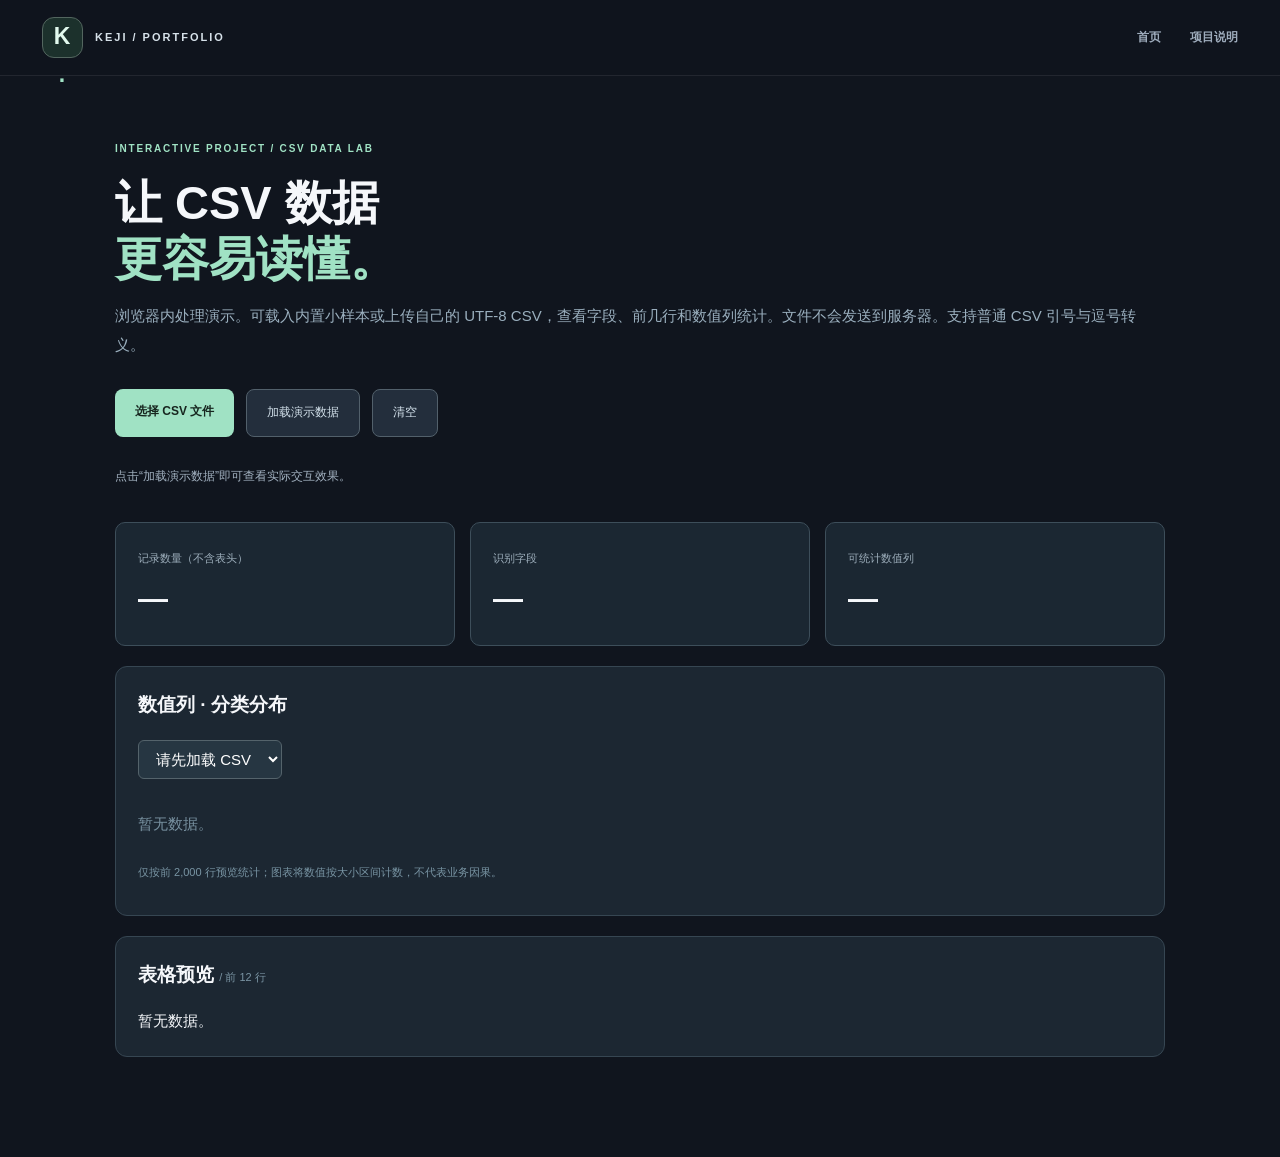
<file: demos/csv-lab.html>
<!doctype html><html lang="zh-CN"><head><meta charset="utf-8"><meta name="viewport" content="width=device-width, initial-scale=1"><title>CSV Data Lab · Keji Portfolio</title><link rel="stylesheet" href="../assets/style.css"><style>
.lab{max-width:1050px;margin:65px auto 100px}.lab h1{font-size:47px;line-height:1.2;margin:13px 0}.lab-description{color:#9aafbe;line-height:1.9}.lab-actions{display:flex;flex-wrap:wrap;gap:12px;margin:30px 0}.file-pick{background:#a0e2c4;color:#17261f;padding:13px 20px;border-radius:8px;font-weight:800;font-size:12px;cursor:pointer}.file-pick input{display:none}.lab-btn{padding:13px 20px;border-radius:8px;background:#232e3c;border:1px solid #52606b;color:#d2e0ea;font-size:12px}.lab-status{color:#a2b1c0;font-size:12px;min-height:30px}.metric-grid{display:grid;grid-template-columns:repeat(3,1fr);gap:15px;margin-top:25px}.metric{background:#1b2732;border:1px solid #3d4e5a;border-radius:10px;padding:22px}.metric small{font-size:11px;color:#9daebb}.metric strong{font-size:30px;display:block;margin-top:4px}.lab-panel{border:1px solid #364652;background:#1c2732;border-radius:12px;padding:22px;margin-top:20px}.lab-panel h2{font-size:19px;margin:0 0 19px}.bar-chart{display:grid;gap:12px}.bar-row{display:grid;grid-template-columns:170px 1fr 70px;gap:12px;align-items:center;font-size:12px}.bar-label{color:#bfcfdb;overflow:hidden;text-overflow:ellipsis;white-space:nowrap}.bar-track{background:#35444f;height:19px;border-radius:3px;overflow:hidden}.bar-fill{background:linear-gradient(90deg,#428e93,#a0e2c4);height:100%;border-radius:3px}.bar-value{color:#9fc7b9;text-align:right}.table-scroll{overflow-x:auto}table{border-collapse:collapse;width:100%;font-size:11px;white-space:nowrap}th,td{border-bottom:1px solid #364550;text-align:left;padding:9px 15px}th{color:#b7d6cc;background:#273744}td{color:#aebdc9}.lab-panel .tip{font-size:11px;color:#7894a3;margin-top:12px}.field-select{background:#263642;color:white;border:1px solid #54636b;border-radius:6px;padding:9px 13px;margin-bottom:18px}@media(max-width:650px){.lab{margin-top:35px}.lab h1{font-size:34px}.metric-grid{grid-template-columns:1fr}.bar-row{grid-template-columns:88px 1fr 50px;gap:7px}.bar-value{font-size:10px}.lab-panel{padding:14px}}</style></head>
<body><header class="site-nav"><div class="wrap nav-inner"><a class="wordmark" href="../index.html"><span class="mark">K<span class="mark-dot">.</span></span><span class="wordmark-text">KEJI / PORTFOLIO</span></a><nav class="nav-links" style="display:flex"><a href="../index.html">首页</a><a href="../project.html?id=csvlab">项目说明</a></nav></div></header>
<main class="wrap lab"><p class="kicker">INTERACTIVE PROJECT / CSV DATA LAB</p><h1>让 CSV 数据<br><span style="color:#a0e2c4">更容易读懂。</span></h1><p class="lab-description">浏览器内处理演示。可载入内置小样本或上传自己的 UTF-8 CSV，查看字段、前几行和数值列统计。文件不会发送到服务器。支持普通 CSV 引号与逗号转义。</p>
<div class="lab-actions"><label class="file-pick">选择 CSV 文件<input type="file" id="pick" accept=".csv,text/csv"></label><button id="sample" class="lab-btn" type="button">加载演示数据</button><button id="clear" class="lab-btn" type="button">清空</button></div><div class="lab-status" id="message" aria-live="polite">点击“加载演示数据”即可查看实际交互效果。</div>
<div class="metric-grid"><div class="metric"><small>记录数量（不含表头）</small><strong id="rows">—</strong></div><div class="metric"><small>识别字段</small><strong id="cols">—</strong></div><div class="metric"><small>可统计数值列</small><strong id="nums">—</strong></div></div>
<div class="lab-panel"><h2>数值列 · 分类分布</h2><select id="field" class="field-select" aria-label="选择数值字段"><option value="">请先加载 CSV</option></select><div id="bars" class="bar-chart"><p style="color:#7891a0">暂无数据。</p></div><p class="tip">仅按前 2,000 行预览统计；图表将数值按大小区间计数，不代表业务因果。</p></div>
<div class="lab-panel"><h2>表格预览 <span style="font-weight:400;font-size:11px;color:#7b95a4">/ 前 12 行</span></h2><div id="table" class="table-scroll">暂无数据。</div></div></main>
<script>
(()=>{'use strict';const $=x=>document.getElementById(x);let headers=[],data=[];
const sample='城市,技术方向,项目数量,平均预算元\n北京,数据分析,18,850\n上海,网页设计,12,720\n广州,Python自动化,10,680\n成都,数据处理,9,540\n武汉,前端页面,15,610\n深圳,数据可视化,11,760\n南京,办公自动化,8,450\n杭州,数据分析,13,830';
function parseCSV(input){let rows=[],row=[],cell='',quoted=false;input=input.replace(/^\uFEFF/,'');for(let i=0;i<input.length;i++){let c=input[i];if(c==='"'){if(quoted&&input[i+1]==='"'){cell+='"';i++}else quoted=!quoted}else if(c===','&&!quoted){row.push(cell);cell=''}else if((c==='\n'||c==='\r')&&!quoted){if(c==='\r'&&input[i+1]==='\n')i++;row.push(cell);if(row.some(s=>s!==''))rows.push(row);row=[];cell=''}else cell+=c}if(quoted)throw Error('CSV 引号未正确闭合');row.push(cell);if(row.some(s=>s!==''))rows.push(row);return rows}
function numFields(){return headers.map((h,i)=>({h,i})).filter(x=>data.length>0&&data.filter(r=>r[x.i]?.trim()!=='').every(r=>/^[-+]?\d+(?:\.\d+)?$/.test((r[x.i]||'').trim())))}
function escape(s){return String(s).replace(/[&<>"']/g,c=>({'&':'&amp;','<':'&lt;','>':'&gt;','"':'&quot;',"'":'&#39;'}[c]))}
function show(){let nums=numFields();$('rows').textContent=data.length.toLocaleString();$('cols').textContent=headers.length;$('nums').textContent=nums.length;$('field').innerHTML=nums.length?nums.map(n=>`<option value="${n.i}">${escape(n.h)}</option>`).join(''):'<option value="">无纯数值字段</option>';
$('table').innerHTML='<table><thead><tr>'+headers.map(x=>'<th>'+escape(x)+'</th>').join('')+'</tr></thead><tbody>'+data.slice(0,12).map(r=>'<tr>'+headers.map((h,i)=>'<td>'+escape(r[i]??'')+'</td>').join('')+'</tr>').join('')+'</tbody></table>';$('field').disabled=!nums.length;bars();}
function bars(){let id=$('field').value;if(id===''){$('bars').innerHTML='<p style="color:#7891a0">没有能够统计的数值列。</p>';return}let vals=data.slice(0,2000).map(r=>Number(r[Number(id)])).filter(Number.isFinite);if(!vals.length)return;let mn=Math.min(...vals),mx=Math.max(...vals);let bins=Array(5).fill(0);for(let v of vals)bins[mn===mx?0:Math.min(4,Math.floor((v-mn)/(mx-mn)*5))]++;let max=Math.max(...bins);$('bars').innerHTML=bins.map((v,i)=>{let lo=mn+(mx-mn)*i/5,hi=mn+(mx-mn)*(i+1)/5;let label=mn===mx?`${mn.toFixed(1)}（全部）`:`${lo.toFixed(1)}–${hi.toFixed(1)}`;return `<div class="bar-row"><span class="bar-label">${i===0&&mn===mx?label:mn===mx?'—':label}</span><div class="bar-track"><div class="bar-fill" style="width:${(v/max)*100}%"></div></div><span class="bar-value">${v}</span></div>`}).join('')}
function load(text,name){try{let rows=parseCSV(text);if(rows.length<2)throw Error('至少需要表头与一行数据');headers=rows[0].map(s=>s.trim());if(headers.length>80)throw Error('字段过多（最多 80 列）');data=rows.slice(1).map(r=>headers.map((_,i)=>(r[i]??'').trim()));$('message').textContent=`已加载 ${name}；仅在本地浏览器处理。`;show()}catch(e){$('message').textContent='无法读取：'+e.message}}
$('sample').addEventListener('click',()=>load(sample,'内置模拟样本（8行）'));
$('clear').addEventListener('click',()=>{headers=[];data=[];$('rows').textContent=$('cols').textContent=$('nums').textContent='—';$('field').innerHTML='<option>请先加载 CSV</option>';$('bars').textContent=$('table').textContent='暂无数据。';$('message').textContent='已清空。'});
$('field').addEventListener('change',bars);
$('pick').addEventListener('change',async e=>{let f=e.target.files[0];if(!f)return;if(f.size>5*1024*1024){$('message').textContent='文件过大：请使用 5 MB 以下的 CSV。';return}let text=await f.text();load(text,f.name);e.target.value=''});
})();
</script></body></html>
</file>
<file: assets/style.css>
:root{--bg:#10151e;--surface:#19212c;--panel:#222b37;--text:#f5f7fa;--muted:#99a7b7;--line:#323d49;--accent:#a0e2c4;--blue:#7ea9ef;--orange:#e4ad78;--violet:#bb9be9;--teal:#7ad4cf}*{box-sizing:border-box}html{scroll-behavior:smooth}body{margin:0;background:var(--bg);color:var(--text);font-family:Inter,'Noto Sans SC','Microsoft Yahei','PingFang SC',-apple-system,BlinkMacSystemFont,sans-serif;font-size:15px;-webkit-font-smoothing:antialiased;line-height:1.65}a{color:inherit;text-decoration:none}button,input,select{font:inherit}button{cursor:pointer}.wrap{width:min(1200px,calc(100% - 84px));margin:0 auto}.site-nav{height:76px;border-bottom:1px solid rgba(255,255,255,.08);position:sticky;top:0;background:rgba(16,21,30,.96);backdrop-filter:blur(20px);z-index:20}.nav-inner{display:flex;align-items:center;gap:38px;height:100%}.wordmark{display:flex;align-items:center;gap:12px;margin-right:auto}.mark{width:41px;height:41px;border:1px solid #53665f;border-radius:12px;background:#1c312c;color:#e2faee;display:grid;place-items:center;font-size:23px;font-weight:800;letter-spacing:-3px;padding-right:4px}.mark-dot,.heading-dot,.footer-brand span{color:var(--accent)}.wordmark-text{font-size:11px;font-weight:800;letter-spacing:2px;color:#d6e1e9}.nav-links{display:flex;align-items:center;gap:29px}.nav-links a{font-size:12px;font-weight:600;color:#9eacbc;transition:.2s}.nav-links a:hover,.nav-links a.nav-active{color:#f7fafa}.nav-cta{font-size:11px;font-weight:800;letter-spacing:.8px;padding:11px 18px;border:1px solid #5d7068;border-radius:30px;color:var(--accent)}.nav-cta span{margin-left:9px}.menu-toggle{display:none}.hero{display:grid;grid-template-columns:1.14fr .86fr;gap:55px;min-height:620px;padding-top:112px;padding-bottom:90px}.hero-copy{display:flex;flex-direction:column;align-items:flex-start}.eyebrow{font-size:10px;font-weight:800;letter-spacing:1.8px;color:#b0d7c7;display:flex;align-items:center;gap:12px}.pulse{width:8px;height:8px;background:#a7e1c4;box-shadow:0 0 0 5px rgba(167,225,196,.12);border-radius:50%}.eyebrow-date{color:#5e7280}.hero h1{font-size:clamp(38px,4.25vw,62px);line-height:1.32;letter-spacing:-2px;margin:32px 0 19px;font-weight:770}.hero h1 em,.about-grid h2 em,.knowledge-hero h1 em{font-style:normal;color:var(--accent)}.hero-intro{font-size:16px;color:#b2bfcc;line-height:1.96;max-width:600px;margin:0}.hero-intro strong{color:white}.hero-actions{display:flex;flex-wrap:wrap;gap:12px;margin-top:36px}.btn{display:inline-flex;align-items:center;justify-content:center;gap:20px;padding:14px 21px;border-radius:8px;font-size:12px;font-weight:800;letter-spacing:.15px;min-height:45px;border:1px solid transparent;transition:transform .2s,border-color .2s,background .2s}.btn:hover{transform:translateY(-2px)}.btn-primary{background:var(--accent);color:#17241f}.btn-primary:hover{background:#c0f2d8}.btn-outline{border-color:#4b5969;background:#19212b;color:#dde7ee}.btn-outline:hover{border-color:#b0d7c7}.hero-footnote{font-size:10px;color:#607486;letter-spacing:1.35px;font-weight:700;margin-top:auto;padding-top:46px}.hero-visual{border:1px solid #415254;border-radius:20px;min-height:427px;background:radial-gradient(ellipse at 50% 56%,#1e4849 0%,#172a32 30%,#16212c 68%,#131a23 100%);overflow:hidden;position:relative;align-self:stretch;display:flex;flex-direction:column}.hero-visual::before{content:"";position:absolute;inset:0;background-image:linear-gradient(transparent 31px,rgba(156,204,194,.065) 32px),linear-gradient(90deg,transparent 31px,rgba(156,204,194,.065) 32px);background-size:32px 32px;mask-image:linear-gradient(white,transparent 88%)}.visual-top,.visual-bottom{position:relative;display:flex;justify-content:space-between;color:#a6ccc5;font-size:9px;font-weight:800;letter-spacing:1.2px;padding:23px 25px}.visual-top .mini-circle{display:inline-block;height:7px;width:7px;border:1px solid currentColor;border-radius:50%;margin-right:7px}.visual-bottom{margin-top:auto;color:#9abdbb}.arrow-up{font-size:15px;padding-left:6px}.orbital{position:relative;margin:auto;height:270px;width:100%;display:grid;place-items:center}.orbit{position:absolute;width:285px;height:285px;border-radius:50%;border:1px solid rgba(168,222,200,.2)}.orbit-one{transform:rotate(38deg) scaleX(.68)}.orbit-two{transform:rotate(-38deg) scaleX(.68)}.core-sphere{position:relative;width:176px;height:176px;display:flex;align-items:center;justify-content:center;flex-direction:column;border-radius:50%;font-size:76px;letter-spacing:-6px;font-weight:820;color:#d4f5e5;background:radial-gradient(circle at 27% 19%,#4e8275,#23514d 43%,#0d262b 80%);box-shadow:0 0 95px 18px #7ddcc42b,inset -14px -21px 45px #07171d;line-height:1}.core-sphere span{font-size:14px;letter-spacing:4px;color:#a0e2c4;margin-top:10px}.orb-tag{position:absolute;padding:8px 12px;font-size:9px;letter-spacing:1px;font-weight:800;background:#1d3a3d;color:#d0e9e5;border:1px solid #4b8582;border-radius:6px}.tag-one{top:13px;left:10%}.tag-two{top:52px;right:9%}.tag-three{bottom:52px;left:7%}.tag-four{bottom:5px;right:13%}.quick-stats{background:#171f29;border-top:1px solid #2b3841;border-bottom:1px solid #2b3841}.stat-flex{display:flex;align-items:center;gap:50px;min-height:144px}.stat-item{display:flex;flex-direction:column;gap:2px;min-width:164px;border-right:1px solid #36424c;padding-right:40px}.stat-item strong{font-size:35px;letter-spacing:-1px;line-height:1.2;font-variant-numeric:tabular-nums}.stat-small{font-size:10px;letter-spacing:1.3px;color:var(--accent);padding-left:8px;font-weight:700}.stat-item>span{font-size:12px;color:#8f9eaa}.stat-flex p{color:#8f9eaa;font-size:12px;line-height:1.8;margin-left:auto}.section{padding-top:106px;padding-bottom:105px}.section-head{display:flex;align-items:flex-end;justify-content:space-between;gap:24px;margin-bottom:36px}.kicker{font-size:10px;letter-spacing:1.8px;font-weight:800;color:var(--accent);margin:0 0 17px}.section h2,.about-grid h2{font-size:clamp(31px,3.2vw,43px);line-height:1.32;letter-spacing:-1px;margin:0}.section-lede{color:#9fadb9;line-height:1.8;margin:14px 0 0;max-width:620px;font-size:13px}.project-filters{display:flex;flex-wrap:wrap;gap:6px;justify-content:flex-end}.filter-btn{border:1px solid #3b4652;color:#9dacbc;background:none;border-radius:6px;padding:8px 12px;font-size:11px}.filter-btn:hover,.filter-btn.active{color:#14241c;background:var(--accent);border-color:var(--accent);font-weight:700}.project-grid{display:grid;grid-template-columns:repeat(3,minmax(0,1fr));gap:20px}.project-card{background:#1b2530;border:1px solid #33404d;border-radius:13px;overflow:hidden;display:flex;flex-direction:column;transition:transform .2s,border-color .2s}.project-card:hover{transform:translateY(-5px);border-color:#779989}.project-art{height:175px;position:relative;overflow:hidden;background:linear-gradient(145deg,#2e3d68,#1e2f43);display:grid;place-items:center}.project-card.violet .project-art,.detail-art.violet{background:radial-gradient(circle at 70% 25%,#654b86,#282746 60%,#222034)}.project-card.blue .project-art,.detail-art.blue{background:radial-gradient(circle at 70% 25%,#286e91,#1a354e 60%,#1a2539)}.project-card.orange .project-art,.detail-art.orange{background:radial-gradient(circle at 70% 25%,#91683d,#483321 65%,#292328)}.project-card.teal .project-art,.detail-art.teal{background:radial-gradient(circle at 70% 25%,#367978,#164547 65%,#172b33)}.art-grid{position:absolute;inset:0;background-image:linear-gradient(transparent 27px,rgba(255,255,255,.065) 28px),linear-gradient(90deg,transparent 27px,rgba(255,255,255,.065) 28px);background-size:28px 28px;transform:perspective(400px) rotateX(15deg) scale(1.3)}.project-art-symbol{position:relative;font-size:89px;line-height:1;color:#f2f8f2;font-weight:200;opacity:.8;text-shadow:0 7px 35px #0007}.art-tag,.art-index{position:absolute;font-size:9px;letter-spacing:1.3px;font-weight:800;color:#d7e7e6;bottom:19px;left:20px}.art-index{left:auto;right:20px;opacity:.65}.project-info{padding:24px;flex:1;display:flex;flex-direction:column}.project-meta{display:flex;justify-content:space-between;gap:10px;color:#a0e2c4;font-size:10px;letter-spacing:.4px;font-weight:760}.project-meta span:last-child{color:#8e9baa}.project-info h3{font-size:20px;letter-spacing:-.25px;line-height:1.45;margin:14px 0 9px}.project-info>p{font-size:12.5px;line-height:1.85;color:#99a8b7;margin:0 0 24px;min-height:67px}.project-footer{display:flex;justify-content:space-between;align-items:center;margin-top:auto;padding-top:15px;border-top:1px solid #34404a}.label-light{border:1px solid #4d605e;border-radius:30px;padding:4px 11px;font-size:10px;color:#c7ddd4}.project-arrow{font-size:22px;color:var(--accent)}.journey-outer{background:#19222d;border-top:1px solid #283742;border-bottom:1px solid #283742}.journey-steps{display:grid;grid-template-columns:repeat(4,1fr);gap:0;border:1px solid #35414c;border-radius:12px;overflow:hidden}.journey-step{padding:25px 22px 27px;border-right:1px solid #35414c;min-height:275px;position:relative}.journey-step:last-child{border-right:0}.step-id{color:#8eb5af;font-size:12px;font-weight:700;letter-spacing:1px}.step-glyph{font-family:ui-monospace,SFMono-Regular,monospace;font-size:46px;color:#a0e2c4;line-height:1.2;margin:19px 0}.journey-step h3{font-size:16px;margin:0 0 9px}.journey-step p{font-size:12px;color:#91a2b3;line-height:1.85;min-height:54px}.journey-step>span{font-size:9px;letter-spacing:1.1px;font-weight:800;color:#617b80}.journey-bottom{display:flex;justify-content:space-between;align-items:center;gap:22px;margin-top:29px}.journey-bottom p{font-size:12px;color:#8fa5a5}.thin-dot{display:inline-block;background:var(--accent);width:6px;height:6px;border-radius:50%;margin-right:10px}.text-link{font-size:12px;color:var(--accent);font-weight:800;white-space:nowrap}.text-link span{margin-left:6px}.about-grid{display:grid;grid-template-columns:1fr 1fr;gap:100px}.about-grid h2{font-size:38px}.about-copy p{font-size:14px;color:#a8b5c2;line-height:2.05;margin:0 0 16px}.about-copy strong{color:white}.skill-chips{display:flex;flex-wrap:wrap;gap:8px;margin:25px 0}.skill-chips span{border:1px solid #42525a;background:#1b2932;padding:7px 12px;border-radius:6px;font-size:10px;color:#bdd7d3;font-weight:700}.hidden{display:none!important}.footer{border-top:1px solid #2b3945;background:#121a22;padding:36px 0}.footer-inner{display:flex;justify-content:space-between;gap:24px}.footer-brand{font-size:27px;font-weight:900;letter-spacing:-1px}.footer-inner p{font-size:11px;color:#7a8e9b;margin:2px 0}.footer-right{display:flex;align-items:center;gap:25px;color:#9aa9b7;font-size:11px}.footer-right a:hover{color:var(--accent)}.empty-state{color:#9caaba;padding:24px}.inner-page{min-height:72vh;padding-top:38px;padding-bottom:100px}.page-topline{display:flex;align-items:center;justify-content:space-between;font-size:10px;color:#718897;font-weight:700;letter-spacing:1.2px;padding-bottom:28px;border-bottom:1px solid #35414c}.back-link{color:#b6d4c8;letter-spacing:0}.back-link:hover{color:white}.detail-hero{display:grid;grid-template-columns:1.5fr .5fr;gap:30px;align-items:end;margin:70px 0 24px}.detail-hero h1{font-size:clamp(34px,4.5vw,57px);line-height:1.3;letter-spacing:-1.6px;margin:18px 0}.detail-intro{color:#abb9c6;max-width:760px;font-size:17px;line-height:1.75}.detail-badges{display:flex;gap:8px;justify-content:flex-end;padding-bottom:24px}.detail-badges span{padding:6px 12px;font-size:10px;border:1px solid #4e6264;color:#bddbcf;border-radius:24px;white-space:nowrap}.detail-art{height:270px;border:1px solid #3a5560;border-radius:15px;display:flex;justify-content:space-between;align-items:end;padding:25px 40px;overflow:hidden}.detail-glyph{font-size:130px;line-height:1;opacity:.65;font-weight:200}.detail-art-copy{text-align:right;color:#d5e9e7;letter-spacing:2px;font-size:11px;line-height:2}.detail-art-copy strong{font-size:24px;letter-spacing:0}.detail-columns{display:grid;grid-template-columns:1.6fr .75fr;gap:90px;margin-top:60px}.detail-section{margin:0 0 60px}.section-number{font-size:10px;font-weight:800;letter-spacing:1.3px;color:var(--accent)}.detail-section h2{font-size:28px;margin:15px 0}.detail-section>p:not(.section-number){color:#a9b6c5;line-height:2;max-width:750px;font-size:14px}.detail-aside{align-self:start;border:1px solid #3c4855;background:#1a2630;border-radius:12px;padding:25px}.detail-aside h3{font-size:18px;margin:0 0 18px}.resource-link{display:flex;gap:14px;justify-content:space-between;border-top:1px solid #364650;padding:13px 0;font-size:12px;color:#bdd5d1;word-break:break-word}.resource-link:hover{color:white}.resource-link span:last-child{color:var(--accent)}.source-note{color:#8797a8;font-size:11px;line-height:1.9;border-top:1px solid #34414b;padding-top:20px;margin-top:8px}.process-list{list-style:none;padding:0;max-width:750px}.process-list li{display:flex;align-items:flex-start;gap:22px;padding:17px 0;border-bottom:1px solid #293741;color:#c0cbd7;font-size:14px}.process-list span{font-size:10px;color:var(--accent);font-weight:800;margin-top:2px}.detail-demo{margin-top:20px}.related{border-top:1px solid #33404d;padding-top:40px;margin-top:40px}.related-row{display:flex;justify-content:space-between;gap:20px}.related-row a{font-size:13px;color:#accfc6;font-weight:700}.knowledge-hero{padding:73px 0 35px;max-width:940px}.knowledge-hero h1{font-size:clamp(38px,5vw,64px);letter-spacing:-2px;line-height:1.25;margin:21px 0}.knowledge-hero>p:not(.kicker){color:#9baab9;line-height:1.9;max-width:690px}.archive-controls{display:flex;gap:12px;margin-top:36px}.search-label{flex:1;display:flex;align-items:center;border:1px solid #44525d;background:#1b2530;border-radius:9px;padding:0 16px;gap:10px}.search-label span{font-size:24px;color:#a0e2c4}.search-label input{width:100%;height:48px;background:transparent;border:0;outline:none;color:#fff;font-size:13px}.archive-controls select{background:#1b2530;color:#d7e8e1;border:1px solid #44525d;border-radius:9px;padding:0 17px;min-width:150px}.archive-count{font-size:11px;letter-spacing:.5px;color:#94a7aa;margin:12px 0 14px}.archive-list{border:1px solid #37434e;border-radius:11px;overflow:hidden}.archive-card{border-bottom:1px solid #33404c;background:#19232e}.archive-card:last-child{border-bottom:none}.archive-card[open]{background:#1f2b36}.archive-card summary{display:flex;align-items:center;gap:23px;padding:18px 25px;cursor:pointer;list-style:none;min-height:88px}.archive-card summary::-webkit-details-marker{display:none}.archive-card summary:hover{background:#ffffff06}.archive-day{font-size:20px;font-weight:800;color:#a0e2c4;min-width:42px}.archive-title{display:flex;flex-direction:column;flex:1;gap:3px}.archive-title strong{font-size:14px}.archive-title small{font-size:11px;color:#899cab}.archive-tag{font-size:10px;border:1px solid #53636b;border-radius:24px;padding:4px 12px;color:#b6c7ca}.archive-expand{font-size:22px;font-weight:200;color:#a1c6b9;margin-left:14px}.archive-card[open] .archive-expand{transform:rotate(45deg)}.archive-content{padding:0 25px 26px 90px}.archive-content p{font-size:12px;color:#a5b4c1;margin:0 0 15px}.archive-code-head{font-size:10px;color:#8db5aa;font-weight:700;letter-spacing:.6px}.archive-links{display:flex;flex-wrap:wrap;gap:8px;margin-top:12px}.archive-links a{font-size:10px;border:1px solid #4a5e60;border-radius:6px;padding:7px 10px;color:#c8dfd8;max-width:100%;word-break:break-word}.archive-links a:hover{background:#294540}.archive-none{font-size:11px;color:#899eaa}.archive-footer{font-size:11px;line-height:1.85;color:#7890a0;margin-top:25px}@media(max-width:1050px){.wrap{width:min(100% - 52px,1200px)}.hero{gap:26px}.project-grid{grid-template-columns:repeat(2,minmax(0,1fr))}.project-filters{max-width:380px}.stat-flex{gap:20px}.stat-item{min-width:128px;padding-right:15px}.stat-flex p{font-size:11px}.journey-step{padding:21px 17px}.about-grid{gap:45px}.detail-columns{gap:45px}}@media(max-width:760px){.wrap{width:calc(100% - 36px)}.site-nav{height:66px}.nav-links{display:none;position:absolute;top:65px;left:0;right:0;background:#18212d;padding:15px 20px;border-bottom:1px solid #374750;flex-direction:column;align-items:stretch;gap:0}.nav-links.open{display:flex}.nav-links a{padding:11px 0}.nav-cta{display:none}.menu-toggle{display:block;background:none;border:1px solid #41505b;border-radius:6px;padding:5px 10px;color:#d3e2db;font-size:19px}.hero{grid-template-columns:1fr;min-height:0;padding-top:65px;padding-bottom:70px;gap:35px}.hero h1{font-size:clamp(37px,9vw,50px)}.hero-visual{height:335px;min-height:335px}.orbital{height:215px}.orbit{width:236px;height:236px}.core-sphere{height:147px;width:147px;font-size:61px}.tag-one{left:5%}.tag-two{right:5%}.hero-footnote{padding-top:25px}.stat-flex{display:grid;grid-template-columns:repeat(3,1fr);gap:14px;padding-top:24px;padding-bottom:24px}.stat-item{min-width:0;padding-right:6px}.stat-item strong{font-size:27px}.stat-item>span{font-size:10px}.stat-flex p{grid-column:1/-1;margin:6px 0 0}.section{padding-top:65px;padding-bottom:65px}.section-head{display:block}.project-filters{max-width:100%;justify-content:flex-start;margin-top:20px}.project-grid{grid-template-columns:1fr}.project-art{height:190px}.project-info>p{min-height:0}.journey-steps{grid-template-columns:1fr 1fr}.journey-step{min-height:255px;border-bottom:1px solid #35414c}.journey-step:nth-child(2){border-right:none}.journey-step:nth-child(3),.journey-step:nth-child(4){border-bottom:none}.journey-bottom{align-items:flex-start;flex-direction:column}.about-grid{grid-template-columns:1fr;gap:24px}.about-grid h2{font-size:34px}.footer-inner{flex-direction:column}.footer-right{flex-wrap:wrap;gap:15px}.detail-hero{grid-template-columns:1fr;margin-top:50px;gap:10px}.detail-badges{justify-content:flex-start}.detail-art{height:205px;padding:20px}.detail-glyph{font-size:85px}.detail-art-copy strong{font-size:15px}.detail-columns{grid-template-columns:1fr;margin-top:40px;gap:5px}.detail-section{margin-bottom:42px}.related-row{flex-direction:column}.page-topline{gap:10px}.page-topline span{display:none}.knowledge-hero{padding-top:52px}.archive-controls{flex-direction:column}.archive-controls select{height:46px}.archive-card summary{padding:14px 12px;gap:12px}.archive-day{min-width:27px;font-size:17px}.archive-title strong{font-size:12px}.archive-title small{font-size:10px}.archive-tag{display:none}.archive-expand{margin-left:0}.archive-content{padding:0 13px 20px 53px}.wordmark-text{font-size:9px}.hero-intro{font-size:14px}}@media(prefers-reduced-motion:reduce){*,*:before,*:after{scroll-behavior:auto!important;transition:none!important}}
</file>
